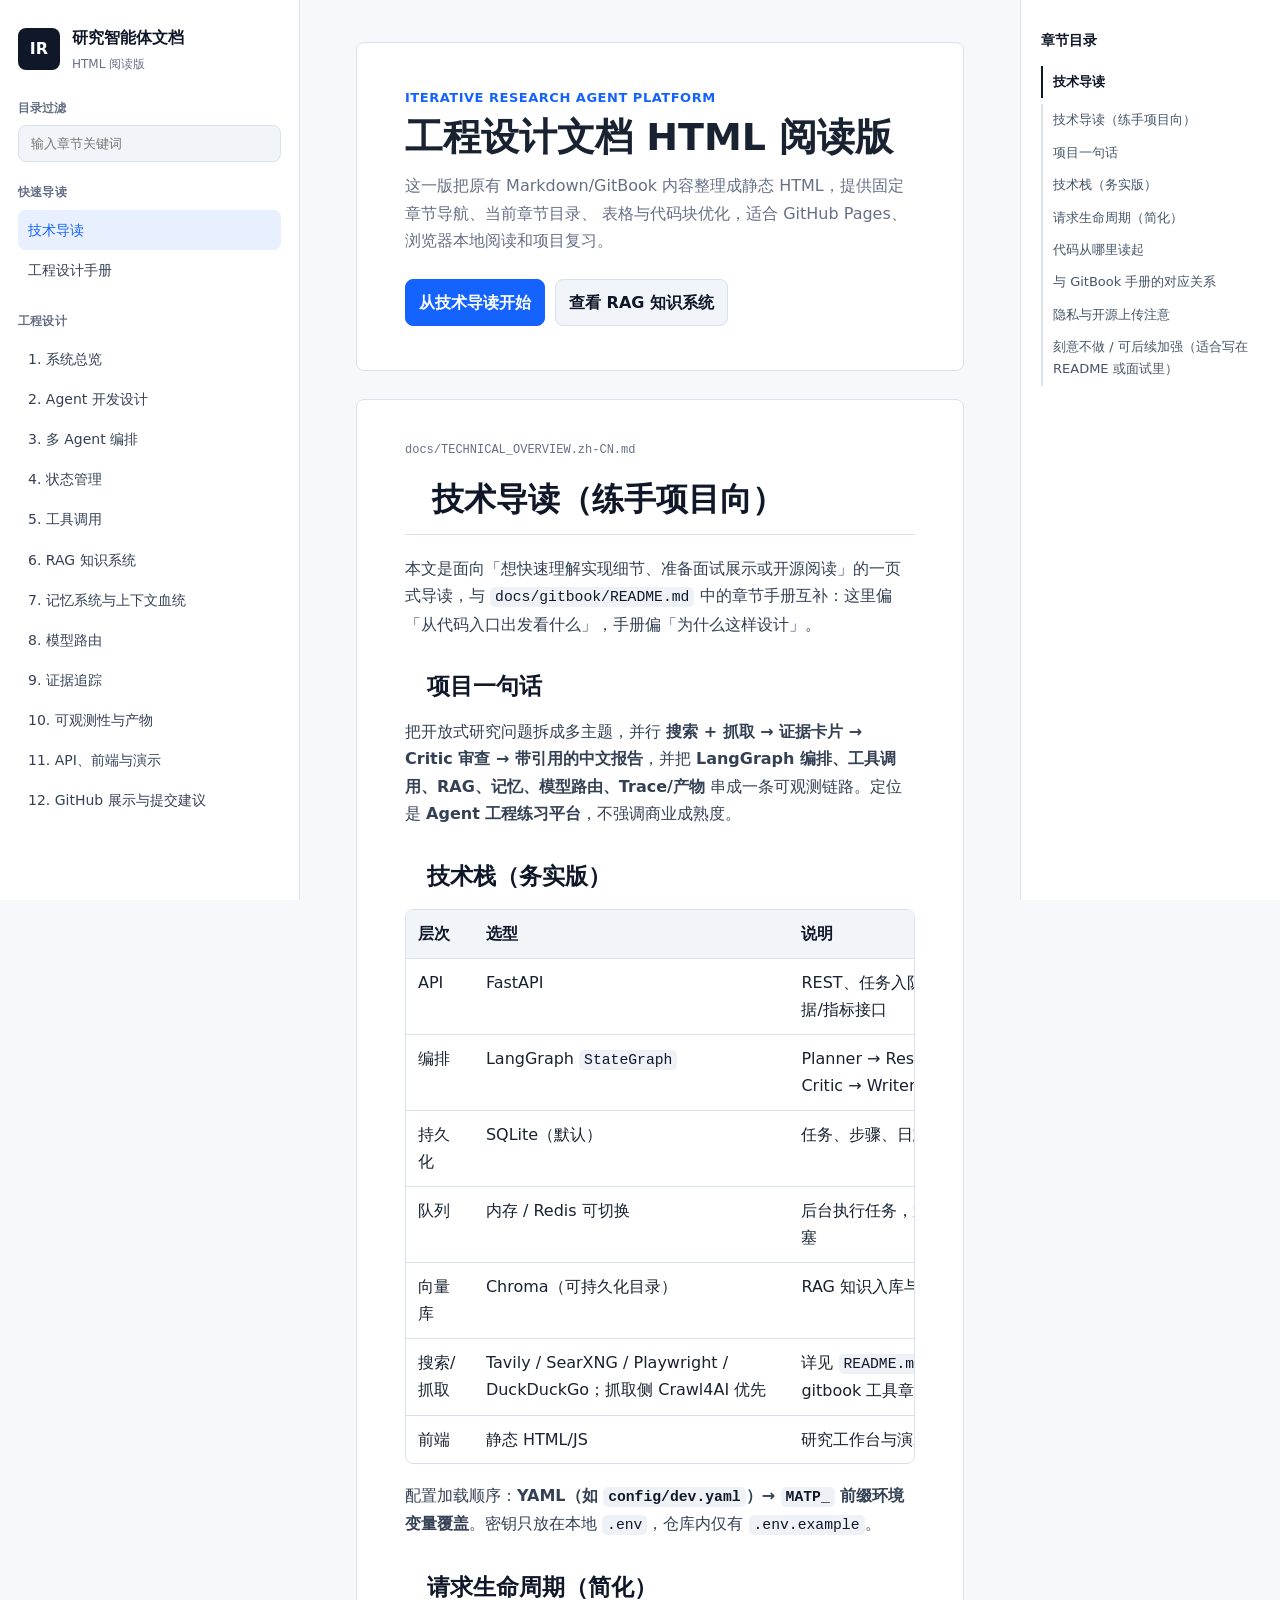
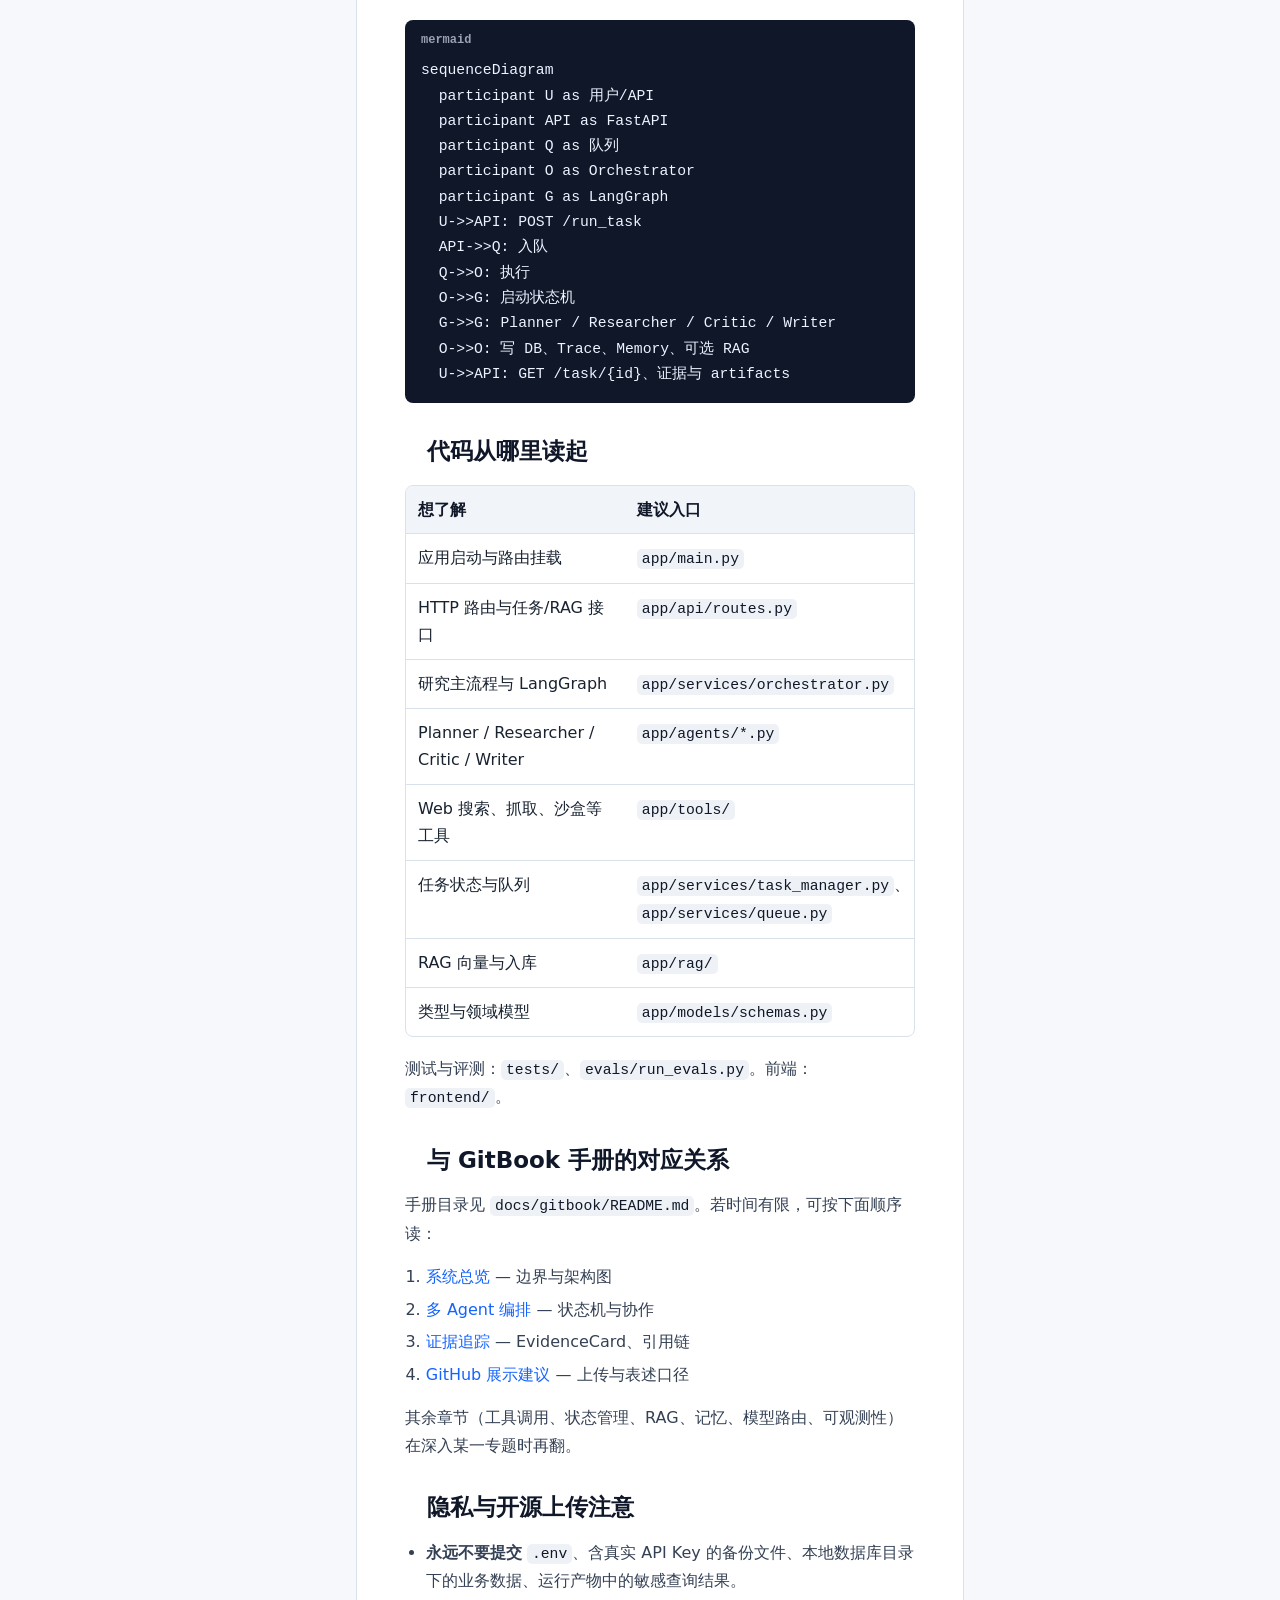
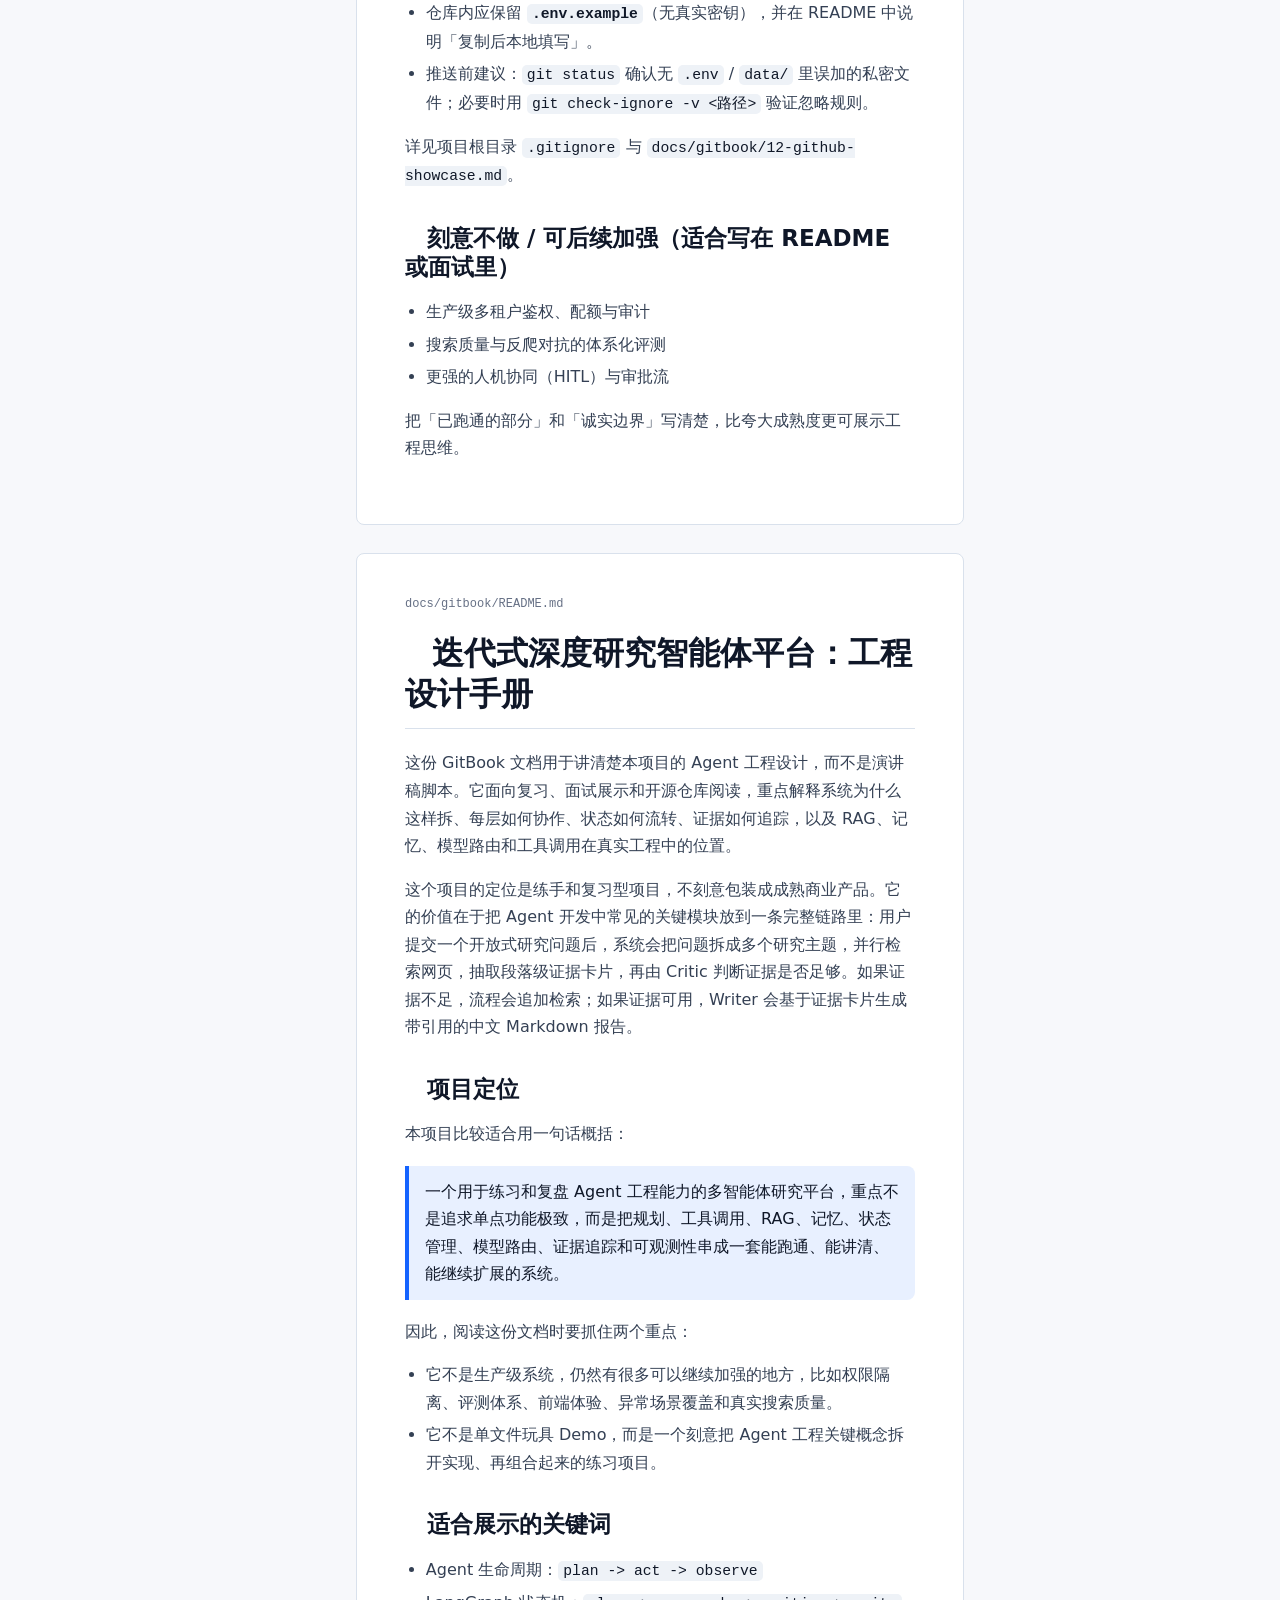
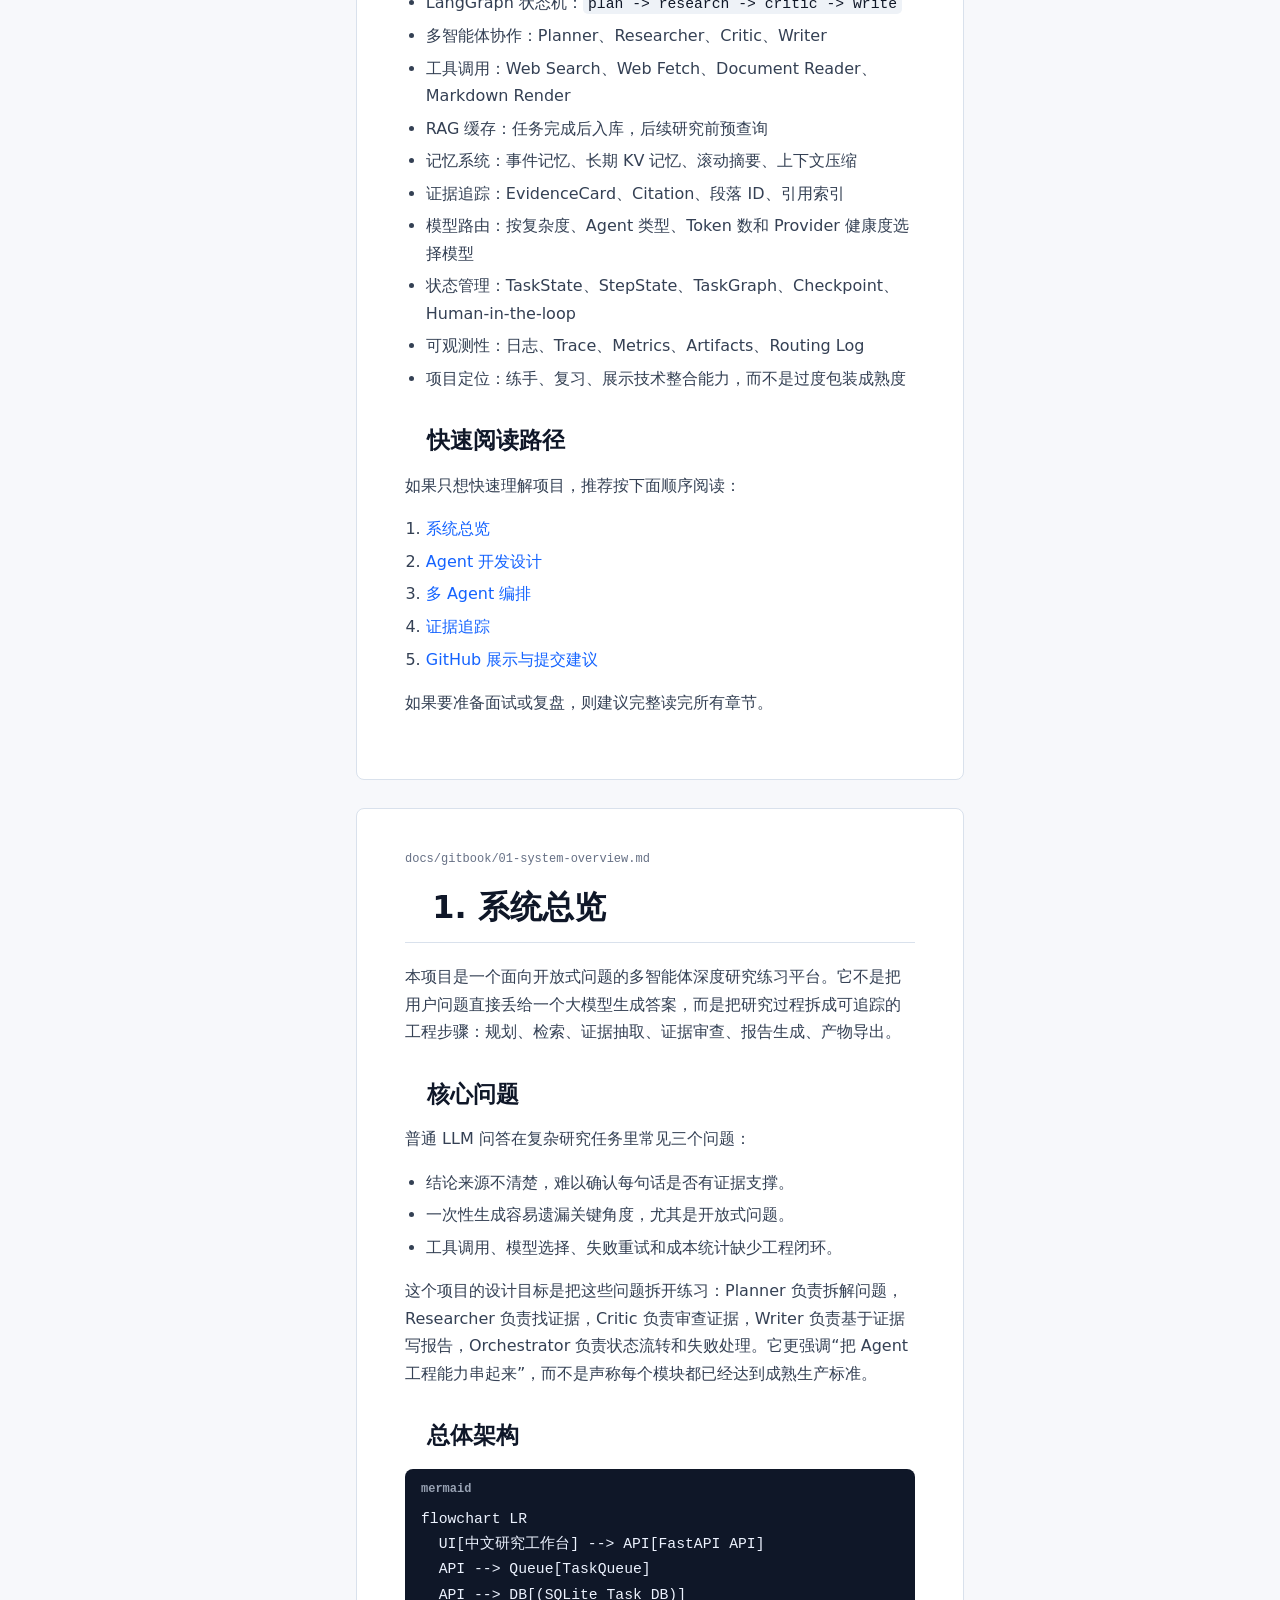
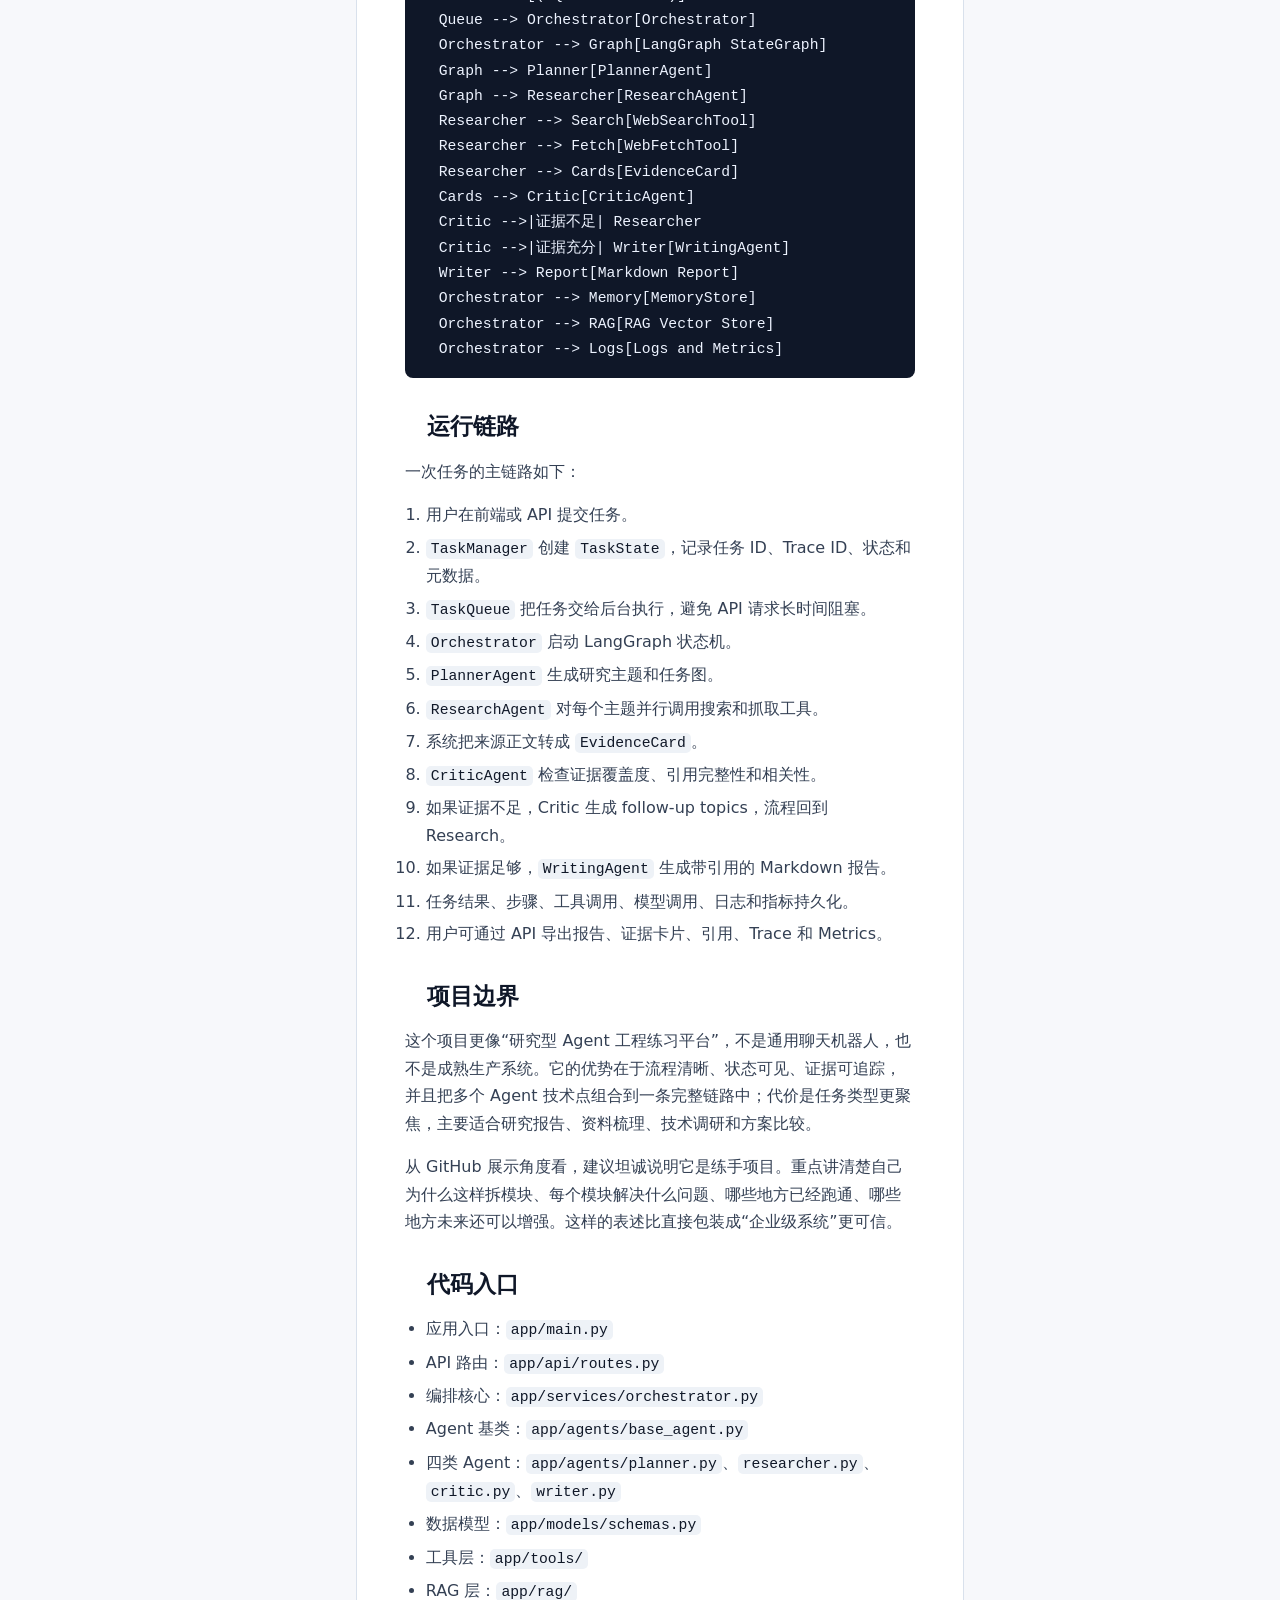
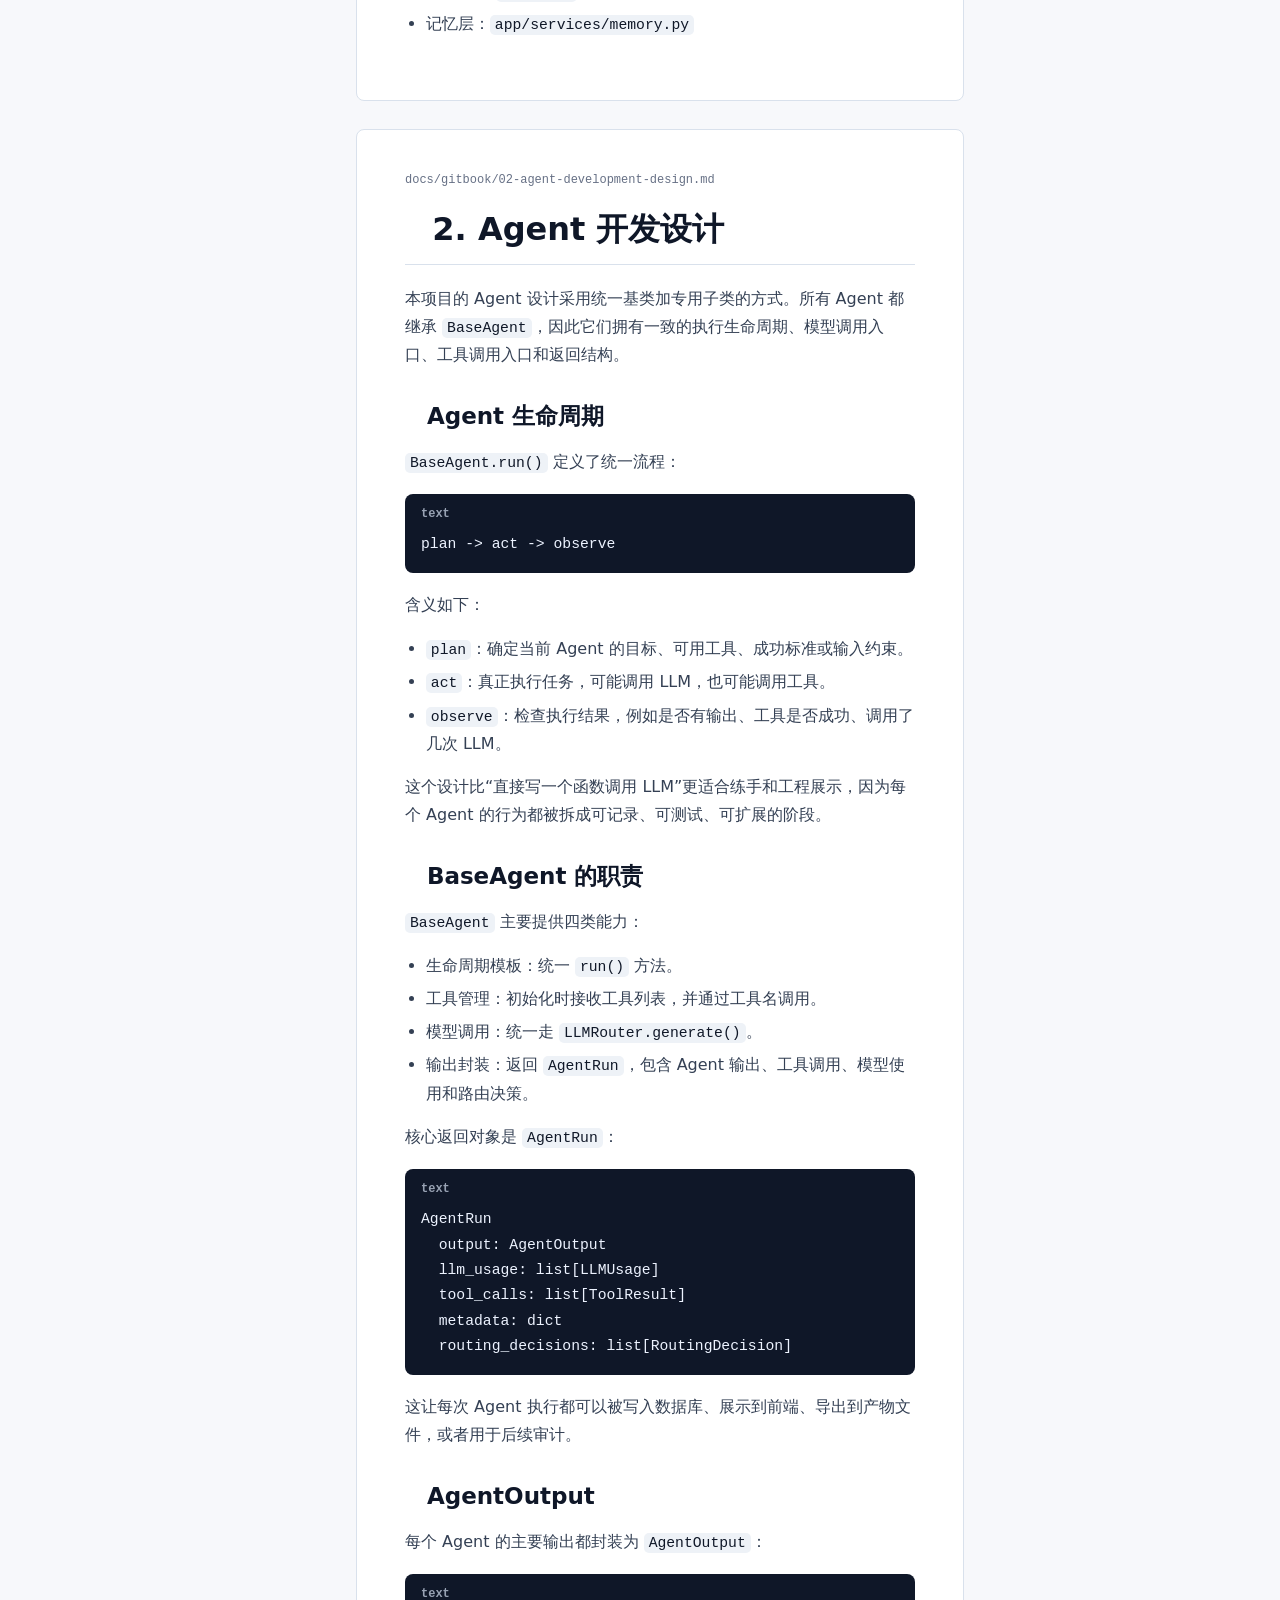
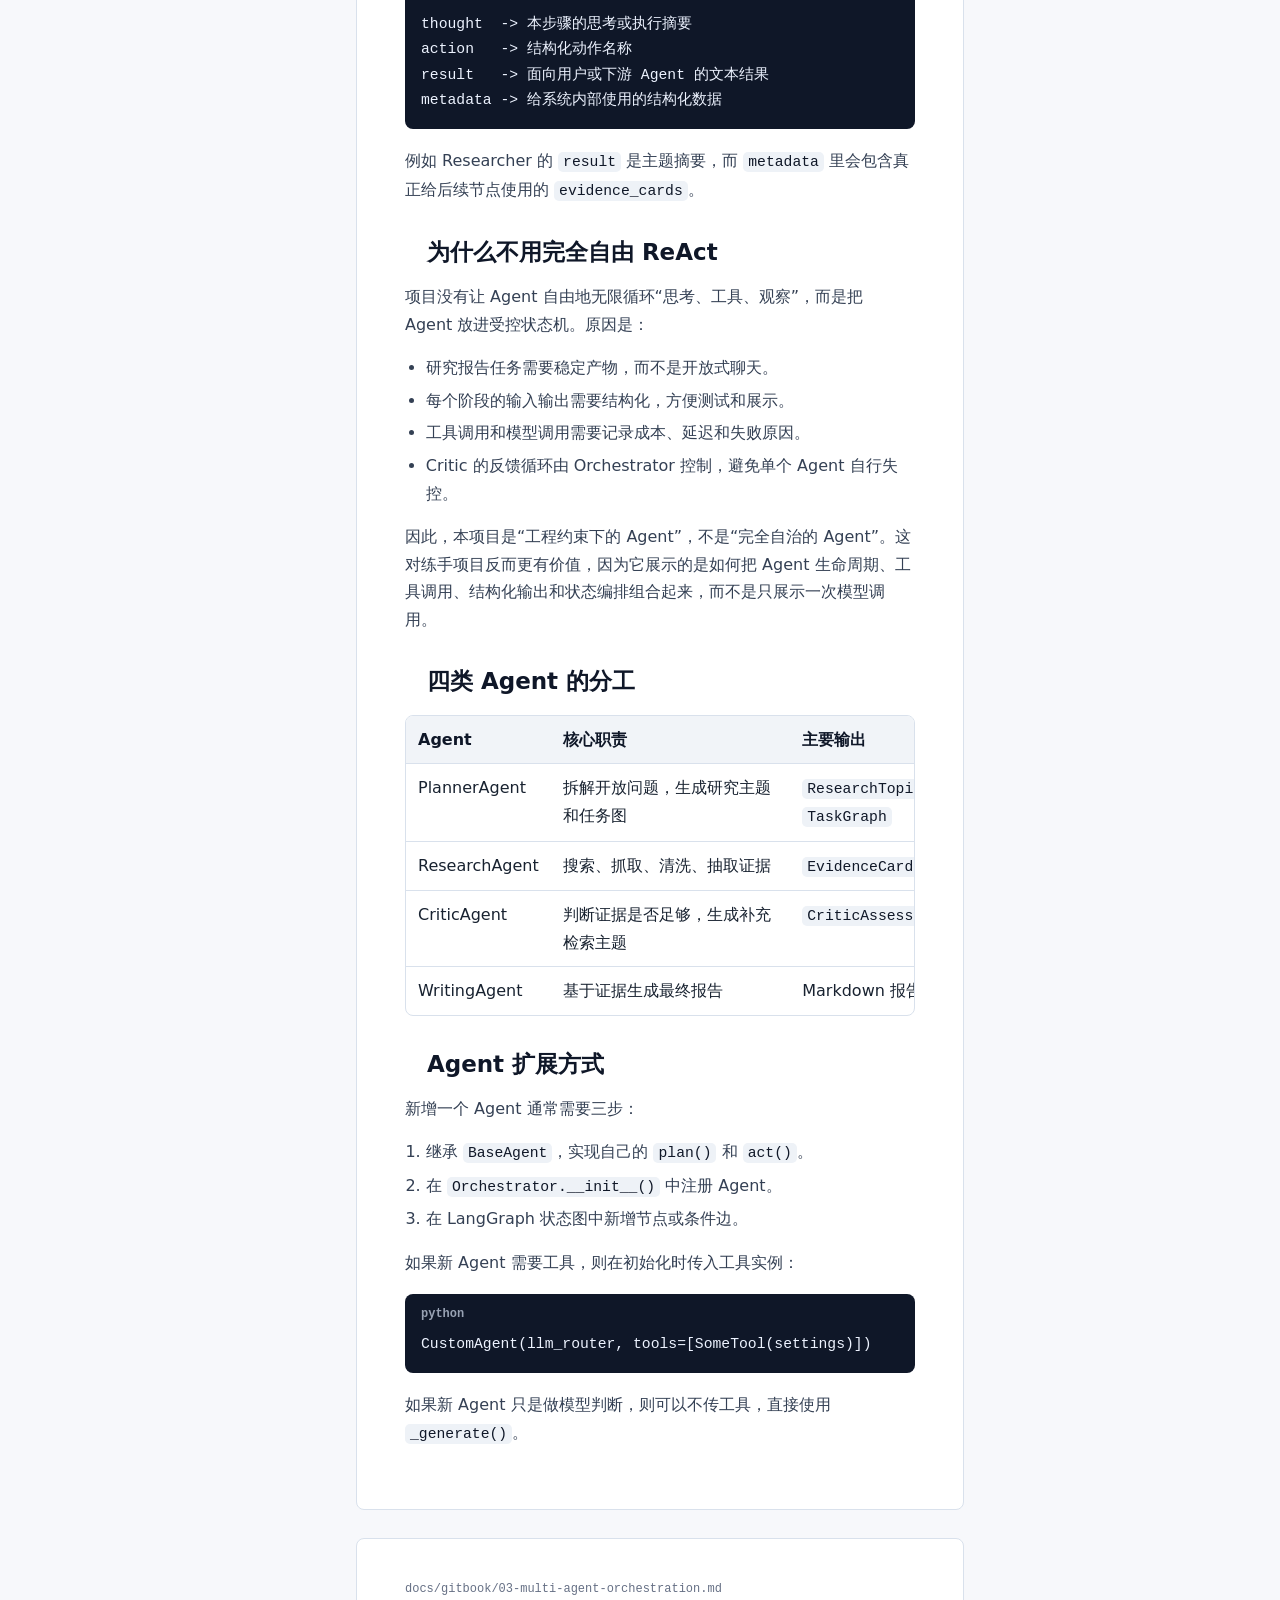
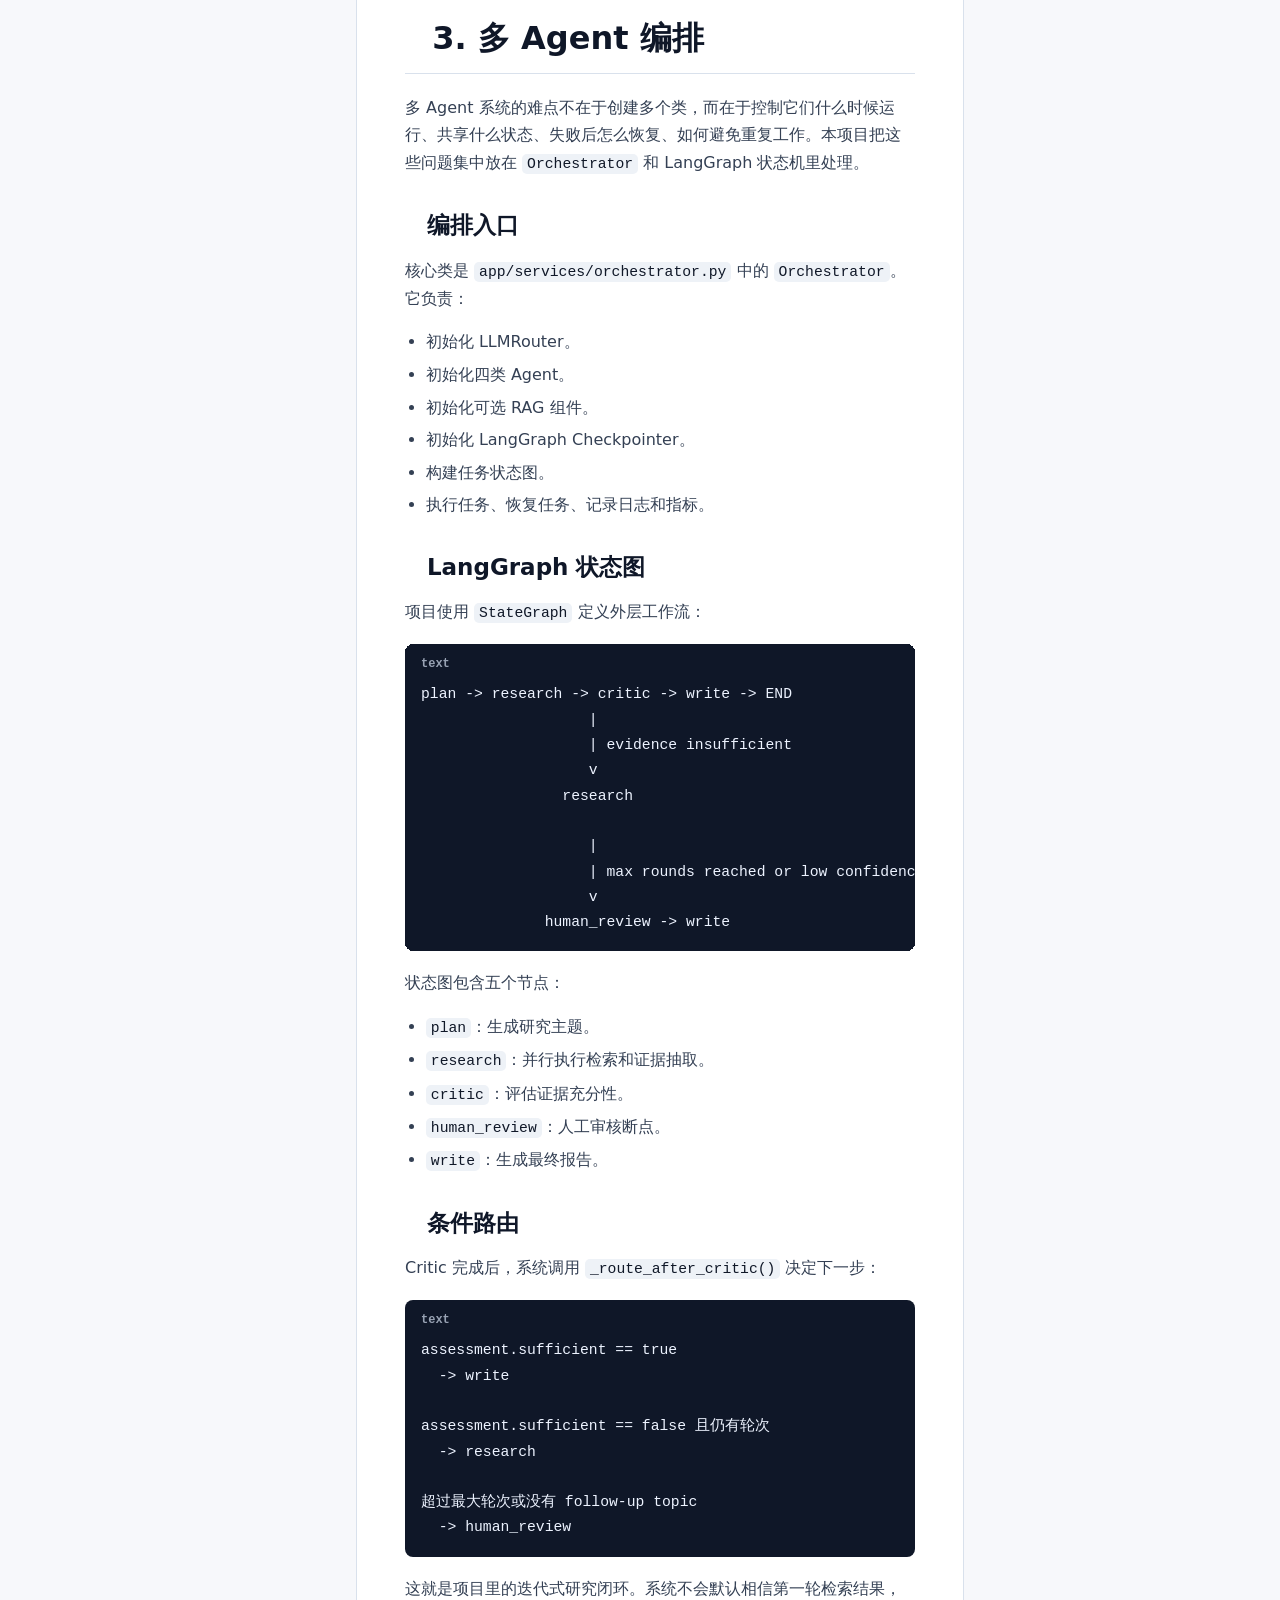
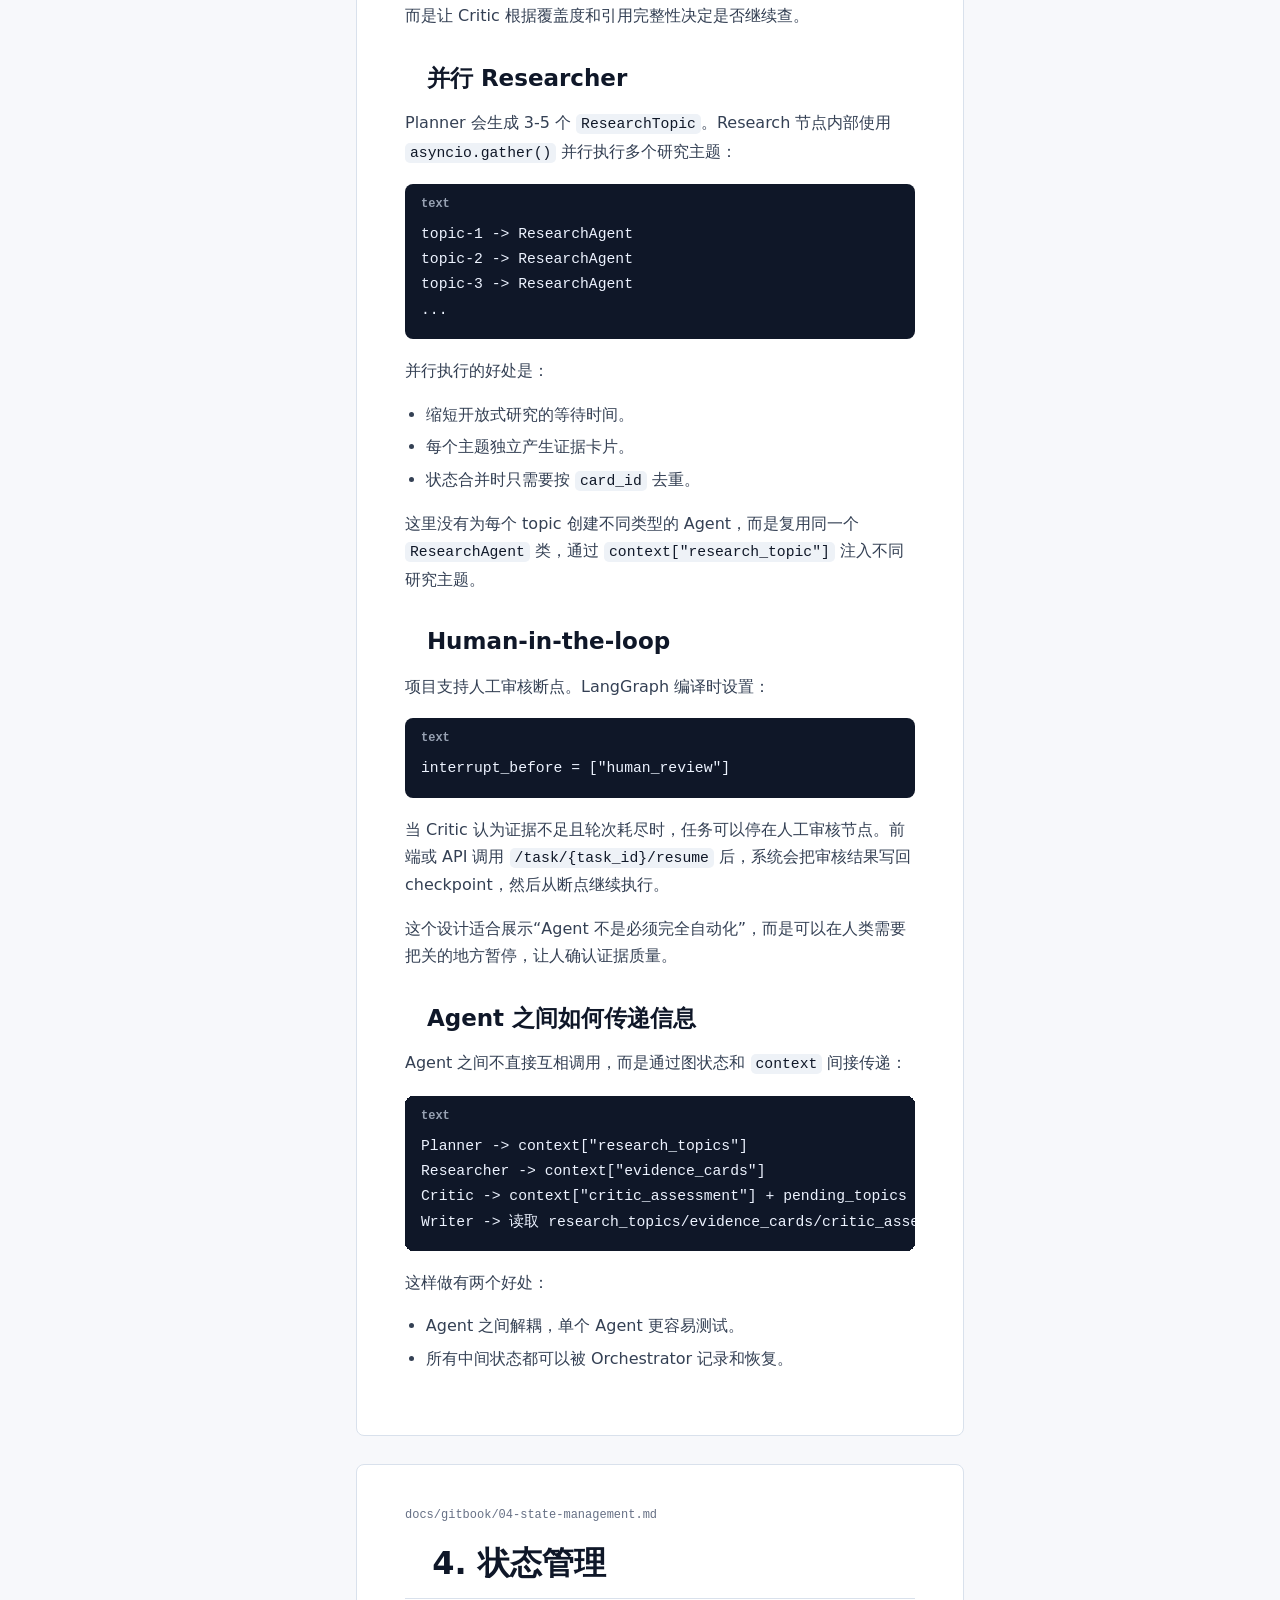
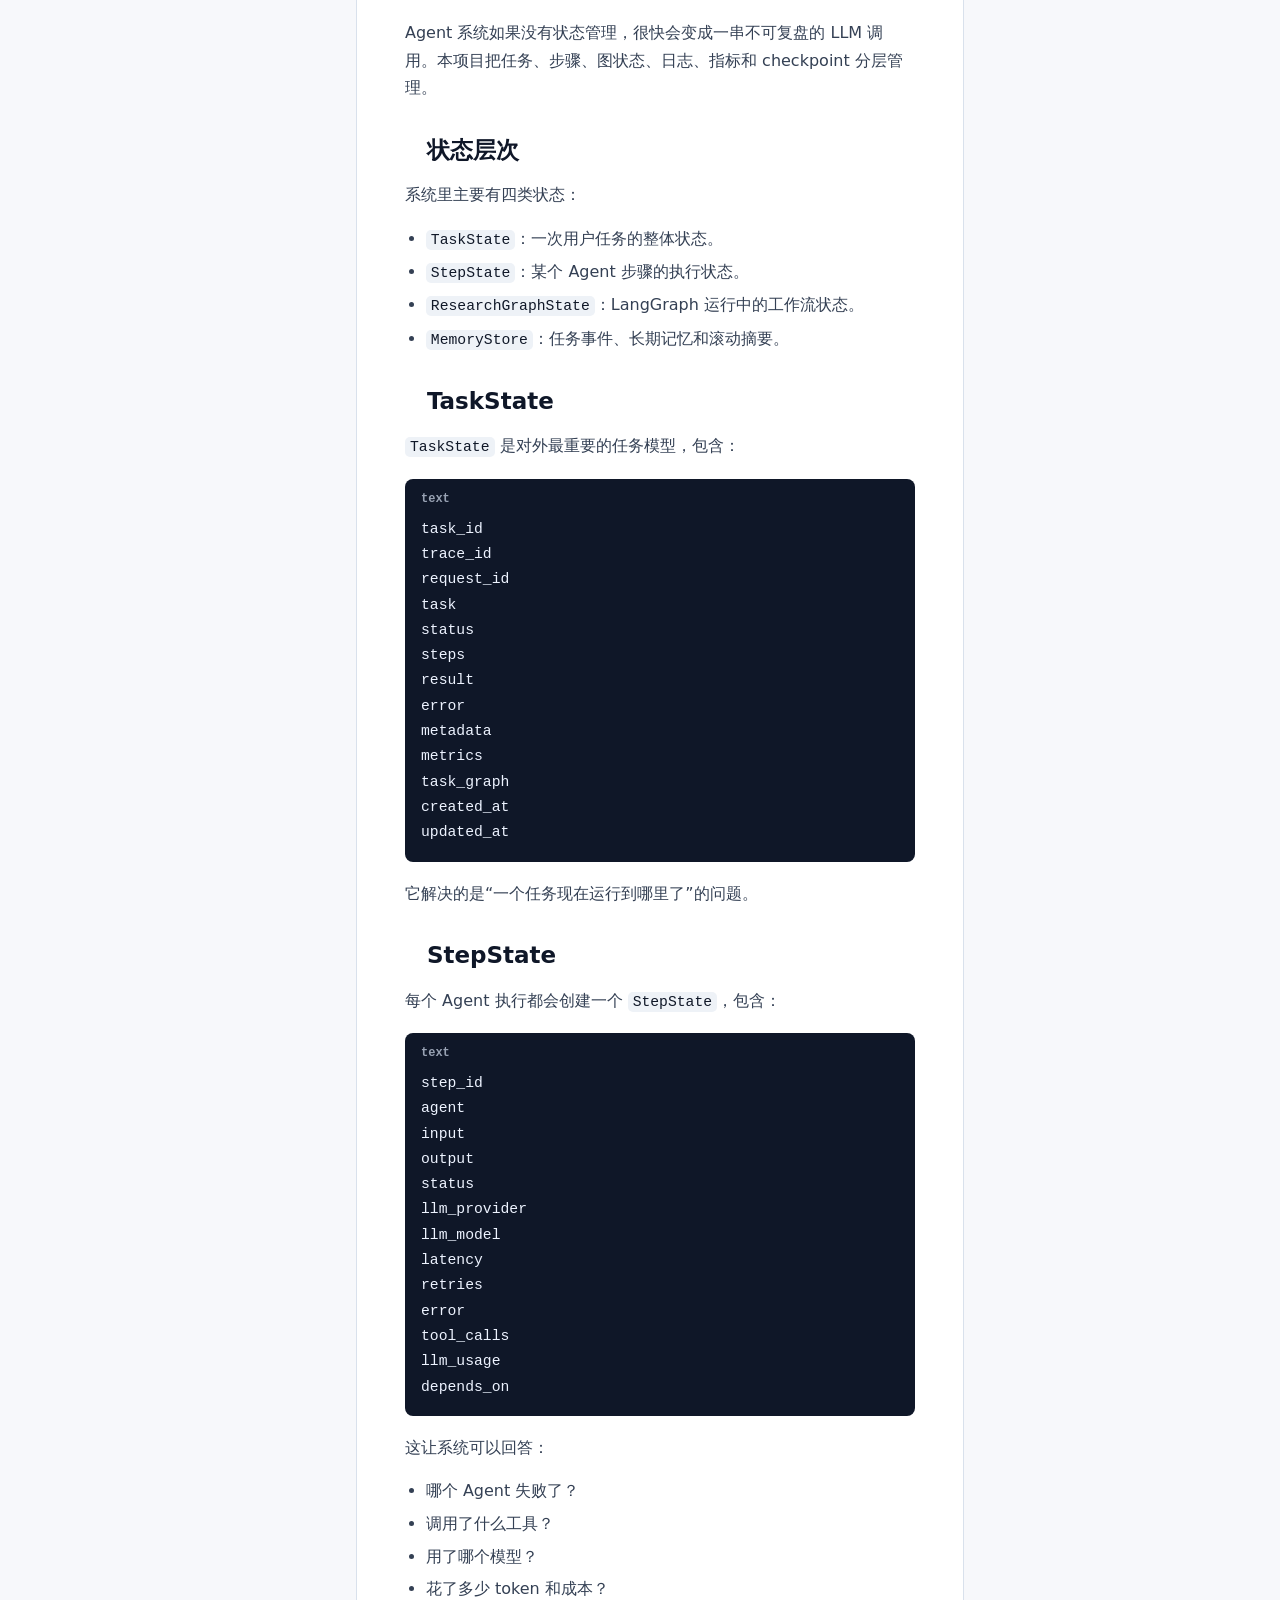
<file: docs/html/index.html>
<!doctype html>
<html lang="zh-CN">
  <head>
    <meta charset="UTF-8" />
    <meta name="viewport" content="width=device-width, initial-scale=1.0" />
    <title>迭代式研究智能体平台 | HTML 文档</title>
    <link rel="stylesheet" href="./style.css" />
  </head>
  <body>
    <div class="layout">
      <aside class="sidebar">
        <a class="brand" href="#top">
          <span class="brand-mark">IR</span>
          <span>
            <strong>研究智能体文档</strong>
            <small>HTML 阅读版</small>
          </span>
        </a>
        <label class="search-label" for="navSearch">目录过滤</label>
        <input id="navSearch" class="nav-search" type="search" placeholder="输入章节关键词" />
        <nav class="sidebar-nav" aria-label="文档章节">
<div class="nav-group"><div class="nav-group-title">快速导读</div>
<a href="#技术导读" data-doc-link="技术导读">技术导读</a>
<a href="#工程设计手册" data-doc-link="工程设计手册">工程设计手册</a>
</div>
<div class="nav-group"><div class="nav-group-title">工程设计</div>
<a href="#1-系统总览" data-doc-link="1-系统总览">1. 系统总览</a>
<a href="#2-agent-开发设计" data-doc-link="2-agent-开发设计">2. Agent 开发设计</a>
<a href="#3-多-agent-编排" data-doc-link="3-多-agent-编排">3. 多 Agent 编排</a>
<a href="#4-状态管理" data-doc-link="4-状态管理">4. 状态管理</a>
<a href="#5-工具调用" data-doc-link="5-工具调用">5. 工具调用</a>
<a href="#6-rag-知识系统" data-doc-link="6-rag-知识系统">6. RAG 知识系统</a>
<a href="#7-记忆系统与上下文血统" data-doc-link="7-记忆系统与上下文血统">7. 记忆系统与上下文血统</a>
<a href="#8-模型路由" data-doc-link="8-模型路由">8. 模型路由</a>
<a href="#9-证据追踪" data-doc-link="9-证据追踪">9. 证据追踪</a>
<a href="#10-可观测性与产物" data-doc-link="10-可观测性与产物">10. 可观测性与产物</a>
<a href="#11-api-前端与演示" data-doc-link="11-api-前端与演示">11. API、前端与演示</a>
<a href="#12-github-展示与提交建议" data-doc-link="12-github-展示与提交建议">12. GitHub 展示与提交建议</a>
</div>
</nav>
      </aside>
      <main class="content" id="top">
        <header class="hero">
          <p class="eyebrow">Iterative Research Agent Platform</p>
          <h1>工程设计文档 HTML 阅读版</h1>
          <p>
            这一版把原有 Markdown/GitBook 内容整理成静态 HTML，提供固定章节导航、当前章节目录、
            表格与代码块优化，适合 GitHub Pages、浏览器本地阅读和项目复习。
          </p>
          <div class="hero-actions">
            <a href="#技术导读">从技术导读开始</a>
            <a href="#6-rag-知识系统">查看 RAG 知识系统</a>
          </div>
        </header>
        <article class="doc-section" id="技术导读" data-title="技术导读"><div class="source-path">docs/TECHNICAL_OVERVIEW.zh-CN.md</div>
<h1 id="技术导读-练手项目向"><a class="anchor" href="#技术导读-练手项目向" aria-label="章节链接">#</a>技术导读（练手项目向）</h1>
<p>本文是面向「想快速理解实现细节、准备面试展示或开源阅读」的一页式导读，与 <a href="#工程设计手册"><code>docs/gitbook/README.md</code></a> 中的章节手册互补：这里偏「从代码入口出发看什么」，手册偏「为什么这样设计」。</p>
<h2 id="项目一句话"><a class="anchor" href="#项目一句话" aria-label="章节链接">#</a>项目一句话</h2>
<p>把开放式研究问题拆成多主题，并行 <strong>搜索 + 抓取 → 证据卡片 → Critic 审查 → 带引用的中文报告</strong>，并把 <strong>LangGraph 编排、工具调用、RAG、记忆、模型路由、Trace/产物</strong> 串成一条可观测链路。定位是 <strong>Agent 工程练习平台</strong>，不强调商业成熟度。</p>
<h2 id="技术栈-务实版"><a class="anchor" href="#技术栈-务实版" aria-label="章节链接">#</a>技术栈（务实版）</h2>
<div class="table-wrap"><table><thead><tr><th>层次</th><th>选型</th><th>说明</th></tr></thead><tbody><tr><td>API</td><td>FastAPI</td><td>REST、任务入队、RAG/证据/指标接口</td></tr><tr><td>编排</td><td>LangGraph <code>StateGraph</code></td><td>Planner → Researcher ↔ Critic → Writer 条件分支</td></tr><tr><td>持久化</td><td>SQLite（默认）</td><td>任务、步骤、日志、图状态等</td></tr><tr><td>队列</td><td>内存 / Redis 可切换</td><td>后台执行任务，避免长请求阻塞</td></tr><tr><td>向量库</td><td>Chroma（可持久化目录）</td><td>RAG 知识入库与检索</td></tr><tr><td>搜索/抓取</td><td>Tavily / SearXNG / Playwright / DuckDuckGo；抓取侧 Crawl4AI 优先</td><td>详见 <a href="../../README.md"><code>README.md</code></a> 与 gitbook 工具章节</td></tr><tr><td>前端</td><td>静态 HTML/JS</td><td>研究工作台与演示</td></tr></tbody></table></div>
<p>配置加载顺序：<strong>YAML（如 <code>config/dev.yaml</code>）→ <code>MATP_</code> 前缀环境变量覆盖</strong>。密钥只放在本地 <code>.env</code>，仓库内仅有 <a href="../../.env.example"><code>.env.example</code></a>。</p>
<h2 id="请求生命周期-简化"><a class="anchor" href="#请求生命周期-简化" aria-label="章节链接">#</a>请求生命周期（简化）</h2>
<pre class="code-block" data-lang="mermaid"><code>sequenceDiagram
  participant U as 用户/API
  participant API as FastAPI
  participant Q as 队列
  participant O as Orchestrator
  participant G as LangGraph
  U-&gt;&gt;API: POST /run_task
  API-&gt;&gt;Q: 入队
  Q-&gt;&gt;O: 执行
  O-&gt;&gt;G: 启动状态机
  G-&gt;&gt;G: Planner / Researcher / Critic / Writer
  O-&gt;&gt;O: 写 DB、Trace、Memory、可选 RAG
  U-&gt;&gt;API: GET /task/{id}、证据与 artifacts</code></pre>
<h2 id="代码从哪里读起"><a class="anchor" href="#代码从哪里读起" aria-label="章节链接">#</a>代码从哪里读起</h2>
<div class="table-wrap"><table><thead><tr><th>想了解</th><th>建议入口</th></tr></thead><tbody><tr><td>应用启动与路由挂载</td><td><code>app/main.py</code></td></tr><tr><td>HTTP 路由与任务/RAG 接口</td><td><code>app/api/routes.py</code></td></tr><tr><td>研究主流程与 LangGraph</td><td><code>app/services/orchestrator.py</code></td></tr><tr><td>Planner / Researcher / Critic / Writer</td><td><code>app/agents/*.py</code></td></tr><tr><td>Web 搜索、抓取、沙盒等工具</td><td><code>app/tools/</code></td></tr><tr><td>任务状态与队列</td><td><code>app/services/task_manager.py</code>、<code>app/services/queue.py</code></td></tr><tr><td>RAG 向量与入库</td><td><code>app/rag/</code></td></tr><tr><td>类型与领域模型</td><td><code>app/models/schemas.py</code></td></tr></tbody></table></div>
<p>测试与评测：<code>tests/</code>、<code>evals/run_evals.py</code>。前端：<code>frontend/</code>。</p>
<h2 id="与-gitbook-手册的对应关系"><a class="anchor" href="#与-gitbook-手册的对应关系" aria-label="章节链接">#</a>与 GitBook 手册的对应关系</h2>
<p>手册目录见 <a href="#工程设计手册"><code>docs/gitbook/README.md</code></a>。若时间有限，可按下面顺序读：</p>
<ol>
<li><a href="#1-系统总览">系统总览</a> — 边界与架构图  </li>
<li><a href="#3-多-agent-编排">多 Agent 编排</a> — 状态机与协作  </li>
<li><a href="#9-证据追踪">证据追踪</a> — EvidenceCard、引用链  </li>
<li><a href="#12-github-展示与提交建议">GitHub 展示建议</a> — 上传与表述口径  </li>
</ol>
<p>其余章节（工具调用、状态管理、RAG、记忆、模型路由、可观测性）在深入某一专题时再翻。</p>
<h2 id="隐私与开源上传注意"><a class="anchor" href="#隐私与开源上传注意" aria-label="章节链接">#</a>隐私与开源上传注意</h2>
<ul>
<li><strong>永远不要提交</strong> <code>.env</code>、含真实 API Key 的备份文件、本地数据库目录下的业务数据、运行产物中的敏感查询结果。  </li>
<li>仓库内应保留 <strong><code>.env.example</code></strong>（无真实密钥），并在 README 中说明「复制后本地填写」。  </li>
<li>推送前建议：<code>git status</code> 确认无 <code>.env</code> / <code>data/</code> 里误加的私密文件；必要时用 <code>git check-ignore -v &lt;路径&gt;</code> 验证忽略规则。</li>
</ul>
<p>详见项目根目录 <code>.gitignore</code> 与 <a href="#12-github-展示与提交建议"><code>docs/gitbook/12-github-showcase.md</code></a>。</p>
<h2 id="刻意不做-可后续加强-适合写在-readme-或面试里"><a class="anchor" href="#刻意不做-可后续加强-适合写在-readme-或面试里" aria-label="章节链接">#</a>刻意不做 / 可后续加强（适合写在 README 或面试里）</h2>
<ul>
<li>生产级多租户鉴权、配额与审计  </li>
<li>搜索质量与反爬对抗的体系化评测  </li>
<li>更强的人机协同（HITL）与审批流  </li>
</ul>
<p>把「已跑通的部分」和「诚实边界」写清楚，比夸大成熟度更可展示工程思维。</p>
</article><article class="doc-section" id="工程设计手册" data-title="工程设计手册"><div class="source-path">docs/gitbook/README.md</div>
<h1 id="迭代式深度研究智能体平台-工程设计手册"><a class="anchor" href="#迭代式深度研究智能体平台-工程设计手册" aria-label="章节链接">#</a>迭代式深度研究智能体平台：工程设计手册</h1>
<p>这份 GitBook 文档用于讲清楚本项目的 Agent 工程设计，而不是演讲稿脚本。它面向复习、面试展示和开源仓库阅读，重点解释系统为什么这样拆、每层如何协作、状态如何流转、证据如何追踪，以及 RAG、记忆、模型路由和工具调用在真实工程中的位置。</p>
<p>这个项目的定位是练手和复习型项目，不刻意包装成成熟商业产品。它的价值在于把 Agent 开发中常见的关键模块放到一条完整链路里：用户提交一个开放式研究问题后，系统会把问题拆成多个研究主题，并行检索网页，抽取段落级证据卡片，再由 Critic 判断证据是否足够。如果证据不足，流程会追加检索；如果证据可用，Writer 会基于证据卡片生成带引用的中文 Markdown 报告。</p>
<h2 id="项目定位"><a class="anchor" href="#项目定位" aria-label="章节链接">#</a>项目定位</h2>
<p>本项目比较适合用一句话概括：</p>
<blockquote>一个用于练习和复盘 Agent 工程能力的多智能体研究平台，重点不是追求单点功能极致，而是把规划、工具调用、RAG、记忆、状态管理、模型路由、证据追踪和可观测性串成一套能跑通、能讲清、能继续扩展的系统。</blockquote>
<p>因此，阅读这份文档时要抓住两个重点：</p>
<ul>
<li>它不是生产级系统，仍然有很多可以继续加强的地方，比如权限隔离、评测体系、前端体验、异常场景覆盖和真实搜索质量。</li>
<li>它不是单文件玩具 Demo，而是一个刻意把 Agent 工程关键概念拆开实现、再组合起来的练习项目。</li>
</ul>
<h2 id="适合展示的关键词"><a class="anchor" href="#适合展示的关键词" aria-label="章节链接">#</a>适合展示的关键词</h2>
<ul>
<li>Agent 生命周期：<code>plan -&gt; act -&gt; observe</code></li>
<li>LangGraph 状态机：<code>plan -&gt; research -&gt; critic -&gt; write</code></li>
<li>多智能体协作：Planner、Researcher、Critic、Writer</li>
<li>工具调用：Web Search、Web Fetch、Document Reader、Markdown Render</li>
<li>RAG 缓存：任务完成后入库，后续研究前预查询</li>
<li>记忆系统：事件记忆、长期 KV 记忆、滚动摘要、上下文压缩</li>
<li>证据追踪：EvidenceCard、Citation、段落 ID、引用索引</li>
<li>模型路由：按复杂度、Agent 类型、Token 数和 Provider 健康度选择模型</li>
<li>状态管理：TaskState、StepState、TaskGraph、Checkpoint、Human-in-the-loop</li>
<li>可观测性：日志、Trace、Metrics、Artifacts、Routing Log</li>
<li>项目定位：练手、复习、展示技术整合能力，而不是过度包装成熟度</li>
</ul>
<h2 id="快速阅读路径"><a class="anchor" href="#快速阅读路径" aria-label="章节链接">#</a>快速阅读路径</h2>
<p>如果只想快速理解项目，推荐按下面顺序阅读：</p>
<ol>
<li><a href="#1-系统总览">系统总览</a></li>
<li><a href="#2-agent-开发设计">Agent 开发设计</a></li>
<li><a href="#3-多-agent-编排">多 Agent 编排</a></li>
<li><a href="#9-证据追踪">证据追踪</a></li>
<li><a href="#12-github-展示与提交建议">GitHub 展示与提交建议</a></li>
</ol>
<p>如果要准备面试或复盘，则建议完整读完所有章节。</p>
</article><article class="doc-section" id="1-系统总览" data-title="1. 系统总览"><div class="source-path">docs/gitbook/01-system-overview.md</div>
<h1 id="1-系统总览-2"><a class="anchor" href="#1-系统总览-2" aria-label="章节链接">#</a>1. 系统总览</h1>
<p>本项目是一个面向开放式问题的多智能体深度研究练习平台。它不是把用户问题直接丢给一个大模型生成答案，而是把研究过程拆成可追踪的工程步骤：规划、检索、证据抽取、证据审查、报告生成、产物导出。</p>
<h2 id="核心问题"><a class="anchor" href="#核心问题" aria-label="章节链接">#</a>核心问题</h2>
<p>普通 LLM 问答在复杂研究任务里常见三个问题：</p>
<ul>
<li>结论来源不清楚，难以确认每句话是否有证据支撑。</li>
<li>一次性生成容易遗漏关键角度，尤其是开放式问题。</li>
<li>工具调用、模型选择、失败重试和成本统计缺少工程闭环。</li>
</ul>
<p>这个项目的设计目标是把这些问题拆开练习：Planner 负责拆解问题，Researcher 负责找证据，Critic 负责审查证据，Writer 负责基于证据写报告，Orchestrator 负责状态流转和失败处理。它更强调“把 Agent 工程能力串起来”，而不是声称每个模块都已经达到成熟生产标准。</p>
<h2 id="总体架构"><a class="anchor" href="#总体架构" aria-label="章节链接">#</a>总体架构</h2>
<pre class="code-block" data-lang="mermaid"><code>flowchart LR
  UI[中文研究工作台] --&gt; API[FastAPI API]
  API --&gt; Queue[TaskQueue]
  API --&gt; DB[(SQLite Task DB)]
  Queue --&gt; Orchestrator[Orchestrator]
  Orchestrator --&gt; Graph[LangGraph StateGraph]
  Graph --&gt; Planner[PlannerAgent]
  Graph --&gt; Researcher[ResearchAgent]
  Researcher --&gt; Search[WebSearchTool]
  Researcher --&gt; Fetch[WebFetchTool]
  Researcher --&gt; Cards[EvidenceCard]
  Cards --&gt; Critic[CriticAgent]
  Critic --&gt;|证据不足| Researcher
  Critic --&gt;|证据充分| Writer[WritingAgent]
  Writer --&gt; Report[Markdown Report]
  Orchestrator --&gt; Memory[MemoryStore]
  Orchestrator --&gt; RAG[RAG Vector Store]
  Orchestrator --&gt; Logs[Logs and Metrics]</code></pre>
<h2 id="运行链路"><a class="anchor" href="#运行链路" aria-label="章节链接">#</a>运行链路</h2>
<p>一次任务的主链路如下：</p>
<ol>
<li>用户在前端或 API 提交任务。</li>
<li><code>TaskManager</code> 创建 <code>TaskState</code>，记录任务 ID、Trace ID、状态和元数据。</li>
<li><code>TaskQueue</code> 把任务交给后台执行，避免 API 请求长时间阻塞。</li>
<li><code>Orchestrator</code> 启动 LangGraph 状态机。</li>
<li><code>PlannerAgent</code> 生成研究主题和任务图。</li>
<li><code>ResearchAgent</code> 对每个主题并行调用搜索和抓取工具。</li>
<li>系统把来源正文转成 <code>EvidenceCard</code>。</li>
<li><code>CriticAgent</code> 检查证据覆盖度、引用完整性和相关性。</li>
<li>如果证据不足，Critic 生成 follow-up topics，流程回到 Research。</li>
<li>如果证据足够，<code>WritingAgent</code> 生成带引用的 Markdown 报告。</li>
<li>任务结果、步骤、工具调用、模型调用、日志和指标持久化。</li>
<li>用户可通过 API 导出报告、证据卡片、引用、Trace 和 Metrics。</li>
</ol>
<h2 id="项目边界"><a class="anchor" href="#项目边界" aria-label="章节链接">#</a>项目边界</h2>
<p>这个项目更像“研究型 Agent 工程练习平台”，不是通用聊天机器人，也不是成熟生产系统。它的优势在于流程清晰、状态可见、证据可追踪，并且把多个 Agent 技术点组合到一条完整链路中；代价是任务类型更聚焦，主要适合研究报告、资料梳理、技术调研和方案比较。</p>
<p>从 GitHub 展示角度看，建议坦诚说明它是练手项目。重点讲清楚自己为什么这样拆模块、每个模块解决什么问题、哪些地方已经跑通、哪些地方未来还可以增强。这样的表述比直接包装成“企业级系统”更可信。</p>
<h2 id="代码入口"><a class="anchor" href="#代码入口" aria-label="章节链接">#</a>代码入口</h2>
<ul>
<li>应用入口：<code>app/main.py</code></li>
<li>API 路由：<code>app/api/routes.py</code></li>
<li>编排核心：<code>app/services/orchestrator.py</code></li>
<li>Agent 基类：<code>app/agents/base_agent.py</code></li>
<li>四类 Agent：<code>app/agents/planner.py</code>、<code>researcher.py</code>、<code>critic.py</code>、<code>writer.py</code></li>
<li>数据模型：<code>app/models/schemas.py</code></li>
<li>工具层：<code>app/tools/</code></li>
<li>RAG 层：<code>app/rag/</code></li>
<li>记忆层：<code>app/services/memory.py</code></li>
</ul>
</article><article class="doc-section" id="2-agent-开发设计" data-title="2. Agent 开发设计"><div class="source-path">docs/gitbook/02-agent-development-design.md</div>
<h1 id="2-agent-开发设计-2"><a class="anchor" href="#2-agent-开发设计-2" aria-label="章节链接">#</a>2. Agent 开发设计</h1>
<p>本项目的 Agent 设计采用统一基类加专用子类的方式。所有 Agent 都继承 <code>BaseAgent</code>，因此它们拥有一致的执行生命周期、模型调用入口、工具调用入口和返回结构。</p>
<h2 id="agent-生命周期"><a class="anchor" href="#agent-生命周期" aria-label="章节链接">#</a>Agent 生命周期</h2>
<p><code>BaseAgent.run()</code> 定义了统一流程：</p>
<pre class="code-block" data-lang="text"><code>plan -&gt; act -&gt; observe</code></pre>
<p>含义如下：</p>
<ul>
<li><code>plan</code>：确定当前 Agent 的目标、可用工具、成功标准或输入约束。</li>
<li><code>act</code>：真正执行任务，可能调用 LLM，也可能调用工具。</li>
<li><code>observe</code>：检查执行结果，例如是否有输出、工具是否成功、调用了几次 LLM。</li>
</ul>
<p>这个设计比“直接写一个函数调用 LLM”更适合练手和工程展示，因为每个 Agent 的行为都被拆成可记录、可测试、可扩展的阶段。</p>
<h2 id="baseagent-的职责"><a class="anchor" href="#baseagent-的职责" aria-label="章节链接">#</a>BaseAgent 的职责</h2>
<p><code>BaseAgent</code> 主要提供四类能力：</p>
<ul>
<li>生命周期模板：统一 <code>run()</code> 方法。</li>
<li>工具管理：初始化时接收工具列表，并通过工具名调用。</li>
<li>模型调用：统一走 <code>LLMRouter.generate()</code>。</li>
<li>输出封装：返回 <code>AgentRun</code>，包含 Agent 输出、工具调用、模型使用和路由决策。</li>
</ul>
<p>核心返回对象是 <code>AgentRun</code>：</p>
<pre class="code-block" data-lang="text"><code>AgentRun
  output: AgentOutput
  llm_usage: list[LLMUsage]
  tool_calls: list[ToolResult]
  metadata: dict
  routing_decisions: list[RoutingDecision]</code></pre>
<p>这让每次 Agent 执行都可以被写入数据库、展示到前端、导出到产物文件，或者用于后续审计。</p>
<h2 id="agentoutput"><a class="anchor" href="#agentoutput" aria-label="章节链接">#</a>AgentOutput</h2>
<p>每个 Agent 的主要输出都封装为 <code>AgentOutput</code>：</p>
<pre class="code-block" data-lang="text"><code>thought  -&gt; 本步骤的思考或执行摘要
action   -&gt; 结构化动作名称
result   -&gt; 面向用户或下游 Agent 的文本结果
metadata -&gt; 给系统内部使用的结构化数据</code></pre>
<p>例如 Researcher 的 <code>result</code> 是主题摘要，而 <code>metadata</code> 里会包含真正给后续节点使用的 <code>evidence_cards</code>。</p>
<h2 id="为什么不用完全自由-react"><a class="anchor" href="#为什么不用完全自由-react" aria-label="章节链接">#</a>为什么不用完全自由 ReAct</h2>
<p>项目没有让 Agent 自由地无限循环“思考、工具、观察”，而是把 Agent 放进受控状态机。原因是：</p>
<ul>
<li>研究报告任务需要稳定产物，而不是开放式聊天。</li>
<li>每个阶段的输入输出需要结构化，方便测试和展示。</li>
<li>工具调用和模型调用需要记录成本、延迟和失败原因。</li>
<li>Critic 的反馈循环由 Orchestrator 控制，避免单个 Agent 自行失控。</li>
</ul>
<p>因此，本项目是“工程约束下的 Agent”，不是“完全自治的 Agent”。这对练手项目反而更有价值，因为它展示的是如何把 Agent 生命周期、工具调用、结构化输出和状态编排组合起来，而不是只展示一次模型调用。</p>
<h2 id="四类-agent-的分工"><a class="anchor" href="#四类-agent-的分工" aria-label="章节链接">#</a>四类 Agent 的分工</h2>
<div class="table-wrap"><table><thead><tr><th>Agent</th><th>核心职责</th><th>主要输出</th></tr></thead><tbody><tr><td>PlannerAgent</td><td>拆解开放问题，生成研究主题和任务图</td><td><code>ResearchTopic</code>、<code>TaskGraph</code></td></tr><tr><td>ResearchAgent</td><td>搜索、抓取、清洗、抽取证据</td><td><code>EvidenceCard</code></td></tr><tr><td>CriticAgent</td><td>判断证据是否足够，生成补充检索主题</td><td><code>CriticAssessment</code></td></tr><tr><td>WritingAgent</td><td>基于证据生成最终报告</td><td>Markdown 报告</td></tr></tbody></table></div>
<h2 id="agent-扩展方式"><a class="anchor" href="#agent-扩展方式" aria-label="章节链接">#</a>Agent 扩展方式</h2>
<p>新增一个 Agent 通常需要三步：</p>
<ol>
<li>继承 <code>BaseAgent</code>，实现自己的 <code>plan()</code> 和 <code>act()</code>。</li>
<li>在 <code>Orchestrator.__init__()</code> 中注册 Agent。</li>
<li>在 LangGraph 状态图中新增节点或条件边。</li>
</ol>
<p>如果新 Agent 需要工具，则在初始化时传入工具实例：</p>
<pre class="code-block" data-lang="python"><code>CustomAgent(llm_router, tools=[SomeTool(settings)])</code></pre>
<p>如果新 Agent 只是做模型判断，则可以不传工具，直接使用 <code>_generate()</code>。</p>
</article><article class="doc-section" id="3-多-agent-编排" data-title="3. 多 Agent 编排"><div class="source-path">docs/gitbook/03-multi-agent-orchestration.md</div>
<h1 id="3-多-agent-编排-2"><a class="anchor" href="#3-多-agent-编排-2" aria-label="章节链接">#</a>3. 多 Agent 编排</h1>
<p>多 Agent 系统的难点不在于创建多个类，而在于控制它们什么时候运行、共享什么状态、失败后怎么恢复、如何避免重复工作。本项目把这些问题集中放在 <code>Orchestrator</code> 和 LangGraph 状态机里处理。</p>
<h2 id="编排入口"><a class="anchor" href="#编排入口" aria-label="章节链接">#</a>编排入口</h2>
<p>核心类是 <code>app/services/orchestrator.py</code> 中的 <code>Orchestrator</code>。它负责：</p>
<ul>
<li>初始化 LLMRouter。</li>
<li>初始化四类 Agent。</li>
<li>初始化可选 RAG 组件。</li>
<li>初始化 LangGraph Checkpointer。</li>
<li>构建任务状态图。</li>
<li>执行任务、恢复任务、记录日志和指标。</li>
</ul>
<h2 id="langgraph-状态图"><a class="anchor" href="#langgraph-状态图" aria-label="章节链接">#</a>LangGraph 状态图</h2>
<p>项目使用 <code>StateGraph</code> 定义外层工作流：</p>
<pre class="code-block" data-lang="text"><code>plan -&gt; research -&gt; critic -&gt; write -&gt; END
                   |
                   | evidence insufficient
                   v
                research

                   |
                   | max rounds reached or low confidence
                   v
              human_review -&gt; write</code></pre>
<p>状态图包含五个节点：</p>
<ul>
<li><code>plan</code>：生成研究主题。</li>
<li><code>research</code>：并行执行检索和证据抽取。</li>
<li><code>critic</code>：评估证据充分性。</li>
<li><code>human_review</code>：人工审核断点。</li>
<li><code>write</code>：生成最终报告。</li>
</ul>
<h2 id="条件路由"><a class="anchor" href="#条件路由" aria-label="章节链接">#</a>条件路由</h2>
<p>Critic 完成后，系统调用 <code>_route_after_critic()</code> 决定下一步：</p>
<pre class="code-block" data-lang="text"><code>assessment.sufficient == true
  -&gt; write

assessment.sufficient == false 且仍有轮次
  -&gt; research

超过最大轮次或没有 follow-up topic
  -&gt; human_review</code></pre>
<p>这就是项目里的迭代式研究闭环。系统不会默认相信第一轮检索结果，而是让 Critic 根据覆盖度和引用完整性决定是否继续查。</p>
<h2 id="并行-researcher"><a class="anchor" href="#并行-researcher" aria-label="章节链接">#</a>并行 Researcher</h2>
<p>Planner 会生成 3-5 个 <code>ResearchTopic</code>。Research 节点内部使用 <code>asyncio.gather()</code> 并行执行多个研究主题：</p>
<pre class="code-block" data-lang="text"><code>topic-1 -&gt; ResearchAgent
topic-2 -&gt; ResearchAgent
topic-3 -&gt; ResearchAgent
...</code></pre>
<p>并行执行的好处是：</p>
<ul>
<li>缩短开放式研究的等待时间。</li>
<li>每个主题独立产生证据卡片。</li>
<li>状态合并时只需要按 <code>card_id</code> 去重。</li>
</ul>
<p>这里没有为每个 topic 创建不同类型的 Agent，而是复用同一个 <code>ResearchAgent</code> 类，通过 <code>context[&quot;research_topic&quot;]</code> 注入不同研究主题。</p>
<h2 id="human-in-the-loop"><a class="anchor" href="#human-in-the-loop" aria-label="章节链接">#</a>Human-in-the-loop</h2>
<p>项目支持人工审核断点。LangGraph 编译时设置：</p>
<pre class="code-block" data-lang="text"><code>interrupt_before = [&quot;human_review&quot;]</code></pre>
<p>当 Critic 认为证据不足且轮次耗尽时，任务可以停在人工审核节点。前端或 API 调用 <code>/task/{task_id}/resume</code> 后，系统会把审核结果写回 checkpoint，然后从断点继续执行。</p>
<p>这个设计适合展示“Agent 不是必须完全自动化”，而是可以在人类需要把关的地方暂停，让人确认证据质量。</p>
<h2 id="agent-之间如何传递信息"><a class="anchor" href="#agent-之间如何传递信息" aria-label="章节链接">#</a>Agent 之间如何传递信息</h2>
<p>Agent 之间不直接互相调用，而是通过图状态和 <code>context</code> 间接传递：</p>
<pre class="code-block" data-lang="text"><code>Planner -&gt; context[&quot;research_topics&quot;]
Researcher -&gt; context[&quot;evidence_cards&quot;]
Critic -&gt; context[&quot;critic_assessment&quot;] + pending_topics
Writer -&gt; 读取 research_topics/evidence_cards/critic_assessment</code></pre>
<p>这样做有两个好处：</p>
<ul>
<li>Agent 之间解耦，单个 Agent 更容易测试。</li>
<li>所有中间状态都可以被 Orchestrator 记录和恢复。</li>
</ul>
</article><article class="doc-section" id="4-状态管理" data-title="4. 状态管理"><div class="source-path">docs/gitbook/04-state-management.md</div>
<h1 id="4-状态管理-2"><a class="anchor" href="#4-状态管理-2" aria-label="章节链接">#</a>4. 状态管理</h1>
<p>Agent 系统如果没有状态管理，很快会变成一串不可复盘的 LLM 调用。本项目把任务、步骤、图状态、日志、指标和 checkpoint 分层管理。</p>
<h2 id="状态层次"><a class="anchor" href="#状态层次" aria-label="章节链接">#</a>状态层次</h2>
<p>系统里主要有四类状态：</p>
<ul>
<li><code>TaskState</code>：一次用户任务的整体状态。</li>
<li><code>StepState</code>：某个 Agent 步骤的执行状态。</li>
<li><code>ResearchGraphState</code>：LangGraph 运行中的工作流状态。</li>
<li><code>MemoryStore</code>：任务事件、长期记忆和滚动摘要。</li>
</ul>
<h2 id="taskstate"><a class="anchor" href="#taskstate" aria-label="章节链接">#</a>TaskState</h2>
<p><code>TaskState</code> 是对外最重要的任务模型，包含：</p>
<pre class="code-block" data-lang="text"><code>task_id
trace_id
request_id
task
status
steps
result
error
metadata
metrics
task_graph
created_at
updated_at</code></pre>
<p>它解决的是“一个任务现在运行到哪里了”的问题。</p>
<h2 id="stepstate"><a class="anchor" href="#stepstate" aria-label="章节链接">#</a>StepState</h2>
<p>每个 Agent 执行都会创建一个 <code>StepState</code>，包含：</p>
<pre class="code-block" data-lang="text"><code>step_id
agent
input
output
status
llm_provider
llm_model
latency
retries
error
tool_calls
llm_usage
depends_on</code></pre>
<p>这让系统可以回答：</p>
<ul>
<li>哪个 Agent 失败了？</li>
<li>调用了什么工具？</li>
<li>用了哪个模型？</li>
<li>花了多少 token 和成本？</li>
<li>是否发生重试？</li>
</ul>
<h2 id="researchgraphstate"><a class="anchor" href="#researchgraphstate" aria-label="章节链接">#</a>ResearchGraphState</h2>
<p>LangGraph 内部状态用于控制研究流程：</p>
<pre class="code-block" data-lang="text"><code>task_id
task_state
task
context
topics
pending_topics
evidence_cards
assessment
round_index
max_research_rounds
final_output
rag_cache_hits
routing_decisions
human_approved</code></pre>
<p>这个状态不是简单的字符串上下文，而是结构化的工作流数据。每个节点只更新自己负责的字段。</p>
<h2 id="checkpoint"><a class="anchor" href="#checkpoint" aria-label="章节链接">#</a>Checkpoint</h2>
<p>项目支持 LangGraph Checkpointer。初始化时先使用内存 checkpoint，首次执行时尝试升级为 SQLite checkpoint。</p>
<p>Checkpoint 的作用是：</p>
<ul>
<li>支持 human-in-the-loop 暂停和恢复。</li>
<li>节点完成后保存中间状态。</li>
<li>服务重启后仍有机会恢复任务状态。</li>
</ul>
<p>对应数据默认写入 <code>data/checkpoints.db</code>，这个文件属于运行产物，不应该上传 GitHub。</p>
<h2 id="状态更新原则"><a class="anchor" href="#状态更新原则" aria-label="章节链接">#</a>状态更新原则</h2>
<p>项目里的状态更新遵循几个原则：</p>
<ul>
<li>API 只负责创建任务和查询结果，不直接执行长任务。</li>
<li>Queue 负责把任务交给 Orchestrator，避免阻塞请求。</li>
<li>Orchestrator 是唯一的编排中心，负责调用 Agent 和更新步骤。</li>
<li>Agent 只产出 <code>AgentRun</code>，不直接操作数据库。</li>
<li>TaskManager 负责持久化任务、步骤、日志和指标。</li>
</ul>
<p>这种分层让代码边界比较清楚：Agent 专注智能行为，Orchestrator 专注流程，TaskManager 专注持久化。</p>
</article><article class="doc-section" id="5-工具调用" data-title="5. 工具调用"><div class="source-path">docs/gitbook/05-tool-calling.md</div>
<h1 id="5-工具调用-2"><a class="anchor" href="#5-工具调用-2" aria-label="章节链接">#</a>5. 工具调用</h1>
<p>本项目里的工具层是 Agent 和外部世界之间的边界。Researcher 不直接写搜索和抓取逻辑，而是通过工具调用完成搜索、抓取、文档读取等动作。</p>
<h2 id="工具抽象"><a class="anchor" href="#工具抽象" aria-label="章节链接">#</a>工具抽象</h2>
<p>工具统一返回 <code>ToolResult</code>：</p>
<pre class="code-block" data-lang="text"><code>tool
success
output
latency
metadata</code></pre>
<p>这个结构使工具调用可以被统一记录到 <code>StepState.tool_calls</code>，前端和导出产物都能看到工具调用历史。</p>
<h2 id="当前工具"><a class="anchor" href="#当前工具" aria-label="章节链接">#</a>当前工具</h2>
<div class="table-wrap"><table><thead><tr><th>工具</th><th>作用</th></tr></thead><tbody><tr><td><code>WebSearchTool</code></td><td>搜索网页，返回候选 URL、标题、摘要和分数</td></tr><tr><td><code>WebFetchTool</code></td><td>抓取 URL 正文，抽取段落</td></tr><tr><td><code>DocumentReaderTool</code></td><td>读取本地文档作为研究来源</td></tr><tr><td><code>MarkdownRenderTool</code></td><td>检查 Writer 生成的 Markdown 是否可渲染</td></tr><tr><td><code>PythonExecTool</code></td><td>预留给受控 Python 执行场景</td></tr></tbody></table></div>
<h2 id="researcher-的工具链"><a class="anchor" href="#researcher-的工具链" aria-label="章节链接">#</a>Researcher 的工具链</h2>
<p>Researcher 的典型链路是：</p>
<pre class="code-block" data-lang="text"><code>query
  -&gt; web_search
  -&gt; search results
  -&gt; web_fetch for each URL
  -&gt; paragraphs
  -&gt; EvidenceCard</code></pre>
<p>每个研究主题最多取若干 query，每个 query 最多取若干来源。这样可以通过配置控制搜索广度，避免一次任务抓取过多页面。</p>
<h2 id="web-search"><a class="anchor" href="#web-search" aria-label="章节链接">#</a>Web Search</h2>
<p>搜索工具支持多种 provider：</p>
<ul>
<li>Tavily：适合真实搜索 API。</li>
<li>SearXNG：适合自托管搜索。</li>
<li>Playwright：适合浏览器兜底搜索。</li>
<li>DuckDuckGo：作为轻量兜底。</li>
</ul>
<p>推荐展示时强调 <code>auto</code> 模式：系统优先使用稳定来源，失败时逐级 fallback。</p>
<h2 id="web-fetch"><a class="anchor" href="#web-fetch" aria-label="章节链接">#</a>Web Fetch</h2>
<p>抓取工具优先使用 Crawl4AI 做正文抽取和 Markdown 清洗；如果不可用，则退回到轻量 HTML 解析。</p>
<p>抓取结果会被切成段落，每段带有：</p>
<pre class="code-block" data-lang="text"><code>paragraph_id
text</code></pre>
<p>这个段落 ID 对证据追踪非常关键，因为最终报告中的引用不是只指向网页，而是指向网页中的具体段落。</p>
<h2 id="工具失败处理"><a class="anchor" href="#工具失败处理" aria-label="章节链接">#</a>工具失败处理</h2>
<p>工具失败不会总是直接让整个任务失败。比如单个网页抓取失败时，Researcher 会退回使用搜索结果里的摘要信息，继续处理其他来源。</p>
<p>但如果 <code>AgentRun.tool_calls</code> 中存在失败工具，Orchestrator 会在步骤层面识别并触发重试逻辑。这样可以兼顾鲁棒性和可观测性。</p>
<h2 id="与-mcp-的关系"><a class="anchor" href="#与-mcp-的关系" aria-label="章节链接">#</a>与 MCP 的关系</h2>
<p>项目里的工具风格接近 MCP 工具的工程抽象：每个工具有明确输入、输出、成功状态和元数据。虽然当前实现是本地 Python 工具类，但迁移到 MCP Server 时，边界是清楚的：</p>
<ul>
<li><code>BaseTool</code> 对应工具协议层。</li>
<li><code>ToolResult</code> 对应工具调用返回。</li>
<li>Agent 只依赖工具名和结构化输出，不依赖具体实现。</li>
</ul>
</article><article class="doc-section" id="6-rag-知识系统" data-title="6. RAG 知识系统"><div class="source-path">docs/gitbook/06-rag-system.md</div>
<h1 id="6-rag-知识系统-2"><a class="anchor" href="#6-rag-知识系统-2" aria-label="章节链接">#</a>6. RAG 知识系统</h1>
<p>这一轮之后，项目里的 RAG 不再只是“历史 EvidenceCard 缓存”。它被拆成两类知识来源：</p>
<ul>
<li>外部知识库资料：通过 API 主动写入的业务资料、研究材料、用户上传文本或内部文档。</li>
<li>研究证据沉淀：任务完成后自动写入的 EvidenceCard，用于后续相似研究复用。</li>
</ul>
<p>这更接近实际 RAG 知识系统：先有可维护的知识库，再让 Agent 在 Research 前检索知识库；如果知识库不足，再走 Web Search。</p>
<h2 id="系统定位"><a class="anchor" href="#系统定位" aria-label="章节链接">#</a>系统定位</h2>
<p>RAG 在本项目中的定位是“Agent 的知识层”，不是项目 Markdown 文档问答。它解决三个问题：</p>
<ul>
<li>让用户或系统可以主动写入外部知识资料。</li>
<li>让 Researcher 在联网搜索前优先检索知识库。</li>
<li>让已经完成的研究证据继续沉淀，形成可复用知识资产。</li>
</ul>
<p>主链路仍然是：</p>
<pre class="code-block" data-lang="text"><code>Planner -&gt; Researcher -&gt; Critic -&gt; Writer</code></pre>
<p>RAG 插在 Research 前后：</p>
<pre class="code-block" data-lang="text"><code>Research 前：检索知识库和历史证据
Research 后：未命中时继续 Web Search
Write 后：把新 EvidenceCard 自动沉淀入库</code></pre>
<h2 id="外部知识入库"><a class="anchor" href="#外部知识入库" aria-label="章节链接">#</a>外部知识入库</h2>
<p>外部知识通过 API 写入：</p>
<pre class="code-block" data-lang="text"><code>POST /rag/knowledge</code></pre>
<p>请求体：</p>
<pre class="code-block" data-lang="json"><code>{
  &quot;source_id&quot;: &quot;internal-agent-notes-001&quot;,
  &quot;title&quot;: &quot;内部 Agent 设计资料&quot;,
  &quot;text&quot;: &quot;这里放入业务资料、研究材料、用户上传文本或内部知识内容。&quot;,
  &quot;source_url&quot;: &quot;https://example.test/internal-agent-notes&quot;,
  &quot;source_type&quot;: &quot;internal_doc&quot;,
  &quot;metadata&quot;: {
    &quot;department&quot;: &quot;research&quot;,
    &quot;version&quot;: &quot;2026-04&quot;
  }
}</code></pre>
<p>入库流程：</p>
<pre class="code-block" data-lang="text"><code>KnowledgeIngestRequest
  -&gt; SemanticChunker
  -&gt; Embedder
  -&gt; VectorDocument
  -&gt; ChromaDB</code></pre>
<p>向量文档 ID：</p>
<pre class="code-block" data-lang="text"><code>knowledge:{source_id}:{chunk_idx}</code></pre>
<h2 id="知识检索"><a class="anchor" href="#知识检索" aria-label="章节链接">#</a>知识检索</h2>
<p>只检索主动写入的知识库资料：</p>
<pre class="code-block" data-lang="text"><code>GET /rag/knowledge/search?q=&lt;query&gt;&amp;top_k=5</code></pre>
<p>这个接口会使用向量库过滤条件：</p>
<pre class="code-block" data-lang="text"><code>record_type = knowledge</code></pre>
<p>因此它不会混入任务自动沉淀的 EvidenceCard，适合验证“真实知识库”是否已经写入并可检索。</p>
<h2 id="知识删除"><a class="anchor" href="#知识删除" aria-label="章节链接">#</a>知识删除</h2>
<p>删除某个知识源：</p>
<pre class="code-block" data-lang="text"><code>DELETE /rag/knowledge/{source_id}</code></pre>
<p>这会删除该 source_id 下的所有 chunk。</p>
<h2 id="研究证据沉淀"><a class="anchor" href="#研究证据沉淀" aria-label="章节链接">#</a>研究证据沉淀</h2>
<p>任务完成后，系统仍会把 EvidenceCard 自动写入向量库：</p>
<pre class="code-block" data-lang="text"><code>EvidenceCard
  -&gt; claim + summary
  -&gt; SemanticChunker
  -&gt; Embedder
  -&gt; VectorDocument
  -&gt; ChromaDB</code></pre>
<p>这类数据的 <code>record_type</code> 是：</p>
<pre class="code-block" data-lang="text"><code>research_evidence</code></pre>
<p>它和外部知识库资料共用底层向量库，但元数据不同。</p>
<h2 id="research-前如何使用-rag"><a class="anchor" href="#research-前如何使用-rag" aria-label="章节链接">#</a>Research 前如何使用 RAG</h2>
<p>Research 节点开始时会执行：</p>
<pre class="code-block" data-lang="text"><code>pending_topics
  -&gt; check_cache(topic.question)
  -&gt; 命中足够知识/证据：转成 EvidenceCard
  -&gt; 命中不足：进入 Web Search</code></pre>
<p>这意味着 Agent 会优先利用已有知识系统，而不是每次都重新联网搜索。</p>
<h2 id="元数据设计"><a class="anchor" href="#元数据设计" aria-label="章节链接">#</a>元数据设计</h2>
<p>外部知识资料保留：</p>
<pre class="code-block" data-lang="text"><code>record_type = knowledge
source_id
title
source_url
source_type
chunk_idx
token_count
自定义 metadata</code></pre>
<p>研究证据沉淀保留：</p>
<pre class="code-block" data-lang="text"><code>record_type = research_evidence
task_id
card_id
topic_id
source_url
confidence
source_type
chunk_idx
token_count</code></pre>
<h2 id="展示口径"><a class="anchor" href="#展示口径" aria-label="章节链接">#</a>展示口径</h2>
<p>推荐这样描述：</p>
<blockquote>项目实现了一个真实的 RAG 知识层：用户可以通过 API 写入外部知识资料，系统会进行语义分块、embedding 和 ChromaDB 持久化；Research 阶段会优先查询知识库和历史证据，命中后转成 EvidenceCard 参与 Critic 和 Writer 流程，未命中再走 Web Search。这样 RAG 不只是项目文档问答，而是 Agent 工作流中的知识基础设施。</blockquote>
</article><article class="doc-section" id="7-记忆系统与上下文血统" data-title="7. 记忆系统与上下文血统"><div class="source-path">docs/gitbook/07-memory-and-context-lineage.md</div>
<h1 id="7-记忆系统与上下文血统-2"><a class="anchor" href="#7-记忆系统与上下文血统-2" aria-label="章节链接">#</a>7. 记忆系统与上下文血统</h1>
<p>这里的“记忆”不是单一数据库表，而是几类不同用途的状态沉淀。项目把短期事件、长期 KV、滚动摘要、上下文压缩和证据窗口分开处理。</p>
<h2 id="为什么要分层记忆"><a class="anchor" href="#为什么要分层记忆" aria-label="章节链接">#</a>为什么要分层记忆</h2>
<p>Agent 系统里的记忆至少有四种需求：</p>
<ul>
<li>运行时事件：某个任务发生了什么。</li>
<li>长期总结：任务完成后留下什么结论。</li>
<li>上下文压缩：Prompt 太长时如何保留关键信息。</li>
<li>证据血统：最终结论来自哪些来源和段落。</li>
</ul>
<p>如果把这些都混在一个“memory”字段里，后续调试和展示会很困难。所以项目采用分层设计。</p>
<h2 id="memorystore"><a class="anchor" href="#memorystore" aria-label="章节链接">#</a>MemoryStore</h2>
<p><code>MemoryStore</code> 提供两类存储：</p>
<pre class="code-block" data-lang="text"><code>_events: dict[task_id, list[event]]
_kv: dict[key, value]</code></pre>
<p><code>_events</code> 用于保存任务内事件，例如：</p>
<pre class="code-block" data-lang="text"><code>agent_step_success
evidence_card_created
critic_assessment_completed
task_failed
rag_ingestion_completed</code></pre>
<p><code>_kv</code> 用于保存长期信息，例如：</p>
<pre class="code-block" data-lang="text"><code>task:{task_id}:summary
rolling_summary:{task_id}
compression_stats:{task_id}</code></pre>
<p>长期 KV 会写入 <code>data/long_term_memory.json</code>。这个文件是运行产物，不应该提交到 GitHub。</p>
<h2 id="滚动摘要"><a class="anchor" href="#滚动摘要" aria-label="章节链接">#</a>滚动摘要</h2>
<p>每个 Agent 步骤完成后，Orchestrator 会异步调用 <code>IncrementalSummarizer</code>：</p>
<pre class="code-block" data-lang="text"><code>AgentRun
  -&gt; summarize_agent_run
  -&gt; rolling_update
  -&gt; MemoryStore.set_rolling_summary</code></pre>
<p>滚动摘要的目标是保留任务过程中的关键发现，而不是把每个工具返回的长文本都塞进后续 Prompt。</p>
<h2 id="上下文压缩"><a class="anchor" href="#上下文压缩" aria-label="章节链接">#</a>上下文压缩</h2>
<p><code>ContextWindowManager</code> 用于控制上下文长度。它有两种压缩方式：</p>
<ul>
<li><code>fit_context()</code>：单段上下文超预算时压缩成摘要。</li>
<li><code>fit_messages()</code>：多轮消息超预算时保留最新消息，把溢出的旧消息压缩成 system 摘要。</li>
</ul>
<p>核心思想是：新信息优先保留，旧信息压缩保留。</p>
<h2 id="证据窗口"><a class="anchor" href="#证据窗口" aria-label="章节链接">#</a>证据窗口</h2>
<p>Orchestrator 里还有一个 <code>evidence_window</code>：</p>
<pre class="code-block" data-lang="text"><code>context[&quot;evidence_window&quot;] = last N evidence cards</code></pre>
<p>这不是长期记忆，而是给当前 Agent 使用的滑动证据窗口。它避免把所有历史证据都塞给模型，同时保留最近最相关的证据。</p>
<h2 id="记忆血统"><a class="anchor" href="#记忆血统" aria-label="章节链接">#</a>记忆血统</h2>
<p>本项目里的“血统”可以理解为每条结论的来源链：</p>
<pre class="code-block" data-lang="text"><code>最终报告段落
  -&gt; 引用编号
  -&gt; EvidenceCard
  -&gt; Citation
  -&gt; URL + title + paragraph_id + snippet
  -&gt; ResearchTopic
  -&gt; Planner 拆解的问题</code></pre>
<p>这条链路让系统可以说明：报告里的结论不是凭空生成，而是来自某个研究主题下的某张证据卡，证据卡又来自某个网页的具体段落。</p>
<h2 id="记忆与-rag-的区别"><a class="anchor" href="#记忆与-rag-的区别" aria-label="章节链接">#</a>记忆与 RAG 的区别</h2>
<div class="table-wrap"><table><thead><tr><th>模块</th><th>作用</th><th>数据形态</th></tr></thead><tbody><tr><td>MemoryStore events</td><td>记录任务过程</td><td>事件列表</td></tr><tr><td>MemoryStore KV</td><td>保存长期摘要和统计</td><td>JSON KV</td></tr><tr><td>Rolling Summary</td><td>压缩过程信息</td><td>文本摘要</td></tr><tr><td>Evidence Window</td><td>控制当前 Prompt 证据上下文</td><td>最近 N 张证据卡</td></tr><tr><td>RAG Vector Store</td><td>复用历史证据</td><td>向量文档</td></tr></tbody></table></div>
<p>这几类模块共同构成项目的上下文管理体系。</p>
</article><article class="doc-section" id="8-模型路由" data-title="8. 模型路由"><div class="source-path">docs/gitbook/08-model-routing.md</div>
<h1 id="8-模型路由-2"><a class="anchor" href="#8-模型路由-2" aria-label="章节链接">#</a>8. 模型路由</h1>
<p>项目没有把所有 Agent 都固定到同一个模型，而是使用 <code>LLMRouter</code> 根据任务复杂度、Agent 类型、Token 数、Provider 配置和失败情况选择模型。</p>
<h2 id="路由目标"><a class="anchor" href="#路由目标" aria-label="章节链接">#</a>路由目标</h2>
<p>模型路由解决三个问题：</p>
<ul>
<li>成本控制：简单任务和摘要任务不必使用大模型。</li>
<li>能力匹配：Planner、Critic 等关键判断环节可以使用更强模型。</li>
<li>可用性：Provider 失败时自动 fallback 到其他 Provider 或 local mock。</li>
</ul>
<h2 id="provider-列表"><a class="anchor" href="#provider-列表" aria-label="章节链接">#</a>Provider 列表</h2>
<p>系统支持以下 Provider：</p>
<pre class="code-block" data-lang="text"><code>local
openai
openai_nano
openai_mini
anthropic
openrouter
qwen</code></pre>
<p>没有 API key 或远程服务不可用时，Provider 会退回 local mock，保证项目可以本地演示。</p>
<h2 id="llmcontext"><a class="anchor" href="#llmcontext" aria-label="章节链接">#</a>LLMContext</h2>
<p>每次模型调用都会构造 <code>LLMContext</code>：</p>
<pre class="code-block" data-lang="text"><code>task
agent
complexity
excluded_providers
metadata</code></pre>
<p>这让路由器知道当前是谁在调用模型、任务复杂度如何、Prompt 大概多长、哪些 Provider 已经失败或被黑名单排除。</p>
<h2 id="选择规则"><a class="anchor" href="#选择规则" aria-label="章节链接">#</a>选择规则</h2>
<p>优先级大致如下：</p>
<ol>
<li>如果配置了 <code>agent_provider_overrides</code>，优先使用该 Agent 的指定 Provider。</li>
<li>如果 Prompt token 超过复杂任务阈值，使用复杂任务 Provider。</li>
<li>如果任务复杂度是 <code>complex</code>，使用复杂任务 Provider。</li>
<li>如果 Agent 是 Planner 或 Critic 且不是简单任务，使用复杂任务 Provider。</li>
<li>否则使用简单任务 Provider。</li>
</ol>
<p>之后再加上 fallback providers、默认 Provider 和 local 兜底。</p>
<h2 id="routingdecision"><a class="anchor" href="#routingdecision" aria-label="章节链接">#</a>RoutingDecision</h2>
<p>每次 LLM 调用都会生成 <code>RoutingDecision</code>：</p>
<pre class="code-block" data-lang="text"><code>agent
provider
model
tier
complexity_score
signals
reason
estimated_cost_usd
fallback_used</code></pre>
<p>这些信息可以用于前端展示，也可以用于复盘模型选择是否合理。</p>
<h2 id="失败与降级"><a class="anchor" href="#失败与降级" aria-label="章节链接">#</a>失败与降级</h2>
<p>如果某个 Provider 调用失败，系统会：</p>
<ol>
<li>记录失败次数。</li>
<li>把该 Provider 加入当前调用的排除集合。</li>
<li>尝试下一个候选 Provider。</li>
<li>所有候选都失败时，使用 local。</li>
</ol>
<p>这使得模型调用不是单点故障。即使 OpenAI、OpenRouter 或本地 vLLM 不可用，系统仍可以跑通流程，适合作为练手项目和演示项目。</p>
<h2 id="适合展示的说法"><a class="anchor" href="#适合展示的说法" aria-label="章节链接">#</a>适合展示的说法</h2>
<blockquote>我在项目里做了一个轻量模型路由器。每个 Agent 调用模型时都会携带 LLMContext，路由器根据 Agent 角色、任务复杂度、Prompt token、Provider 黑名单和历史成功率选择 Provider。调用结果会记录 token、延迟、成本和 fallback 状态，最后统一写入 StepState 和 routing log。</blockquote>
</article><article class="doc-section" id="9-证据追踪" data-title="9. 证据追踪"><div class="source-path">docs/gitbook/09-evidence-tracing.md</div>
<h1 id="9-证据追踪-2"><a class="anchor" href="#9-证据追踪-2" aria-label="章节链接">#</a>9. 证据追踪</h1>
<p>证据追踪是这个项目最重要的展示点之一。系统不是只生成一篇看起来合理的报告，而是要求报告结论能回到具体证据卡片、具体 URL 和具体段落。</p>
<h2 id="evidencecard"><a class="anchor" href="#evidencecard" aria-label="章节链接">#</a>EvidenceCard</h2>
<p>证据卡片的数据结构如下：</p>
<pre class="code-block" data-lang="text"><code>card_id
topic_id
claim
summary
citation
confidence
source_type
created_at</code></pre>
<p>其中 <code>citation</code> 包含：</p>
<pre class="code-block" data-lang="text"><code>url
title
paragraph_id
snippet</code></pre>
<p>这意味着一条证据不仅知道来自哪个网页，还知道来自页面中的哪一段。</p>
<h2 id="证据生成流程"><a class="anchor" href="#证据生成流程" aria-label="章节链接">#</a>证据生成流程</h2>
<p>Researcher 生成证据卡片的流程：</p>
<pre class="code-block" data-lang="text"><code>ResearchTopic
  -&gt; search_queries
  -&gt; WebSearchTool
  -&gt; candidate URLs
  -&gt; WebFetchTool
  -&gt; paragraphs
  -&gt; preliminary cards
  -&gt; LLM refinement
  -&gt; EvidenceCard</code></pre>
<p>如果 LLM 能成功输出结构化 JSON，则使用 LLM 生成的 claim 和 summary；如果失败，则使用规则兜底摘要。</p>
<h2 id="card_id"><a class="anchor" href="#card_id" aria-label="章节链接">#</a>card_id</h2>
<p><code>card_id</code> 使用主题、URL 和段落 ID 生成哈希：</p>
<pre class="code-block" data-lang="text"><code>sha1(topic_id:url:paragraph_id)</code></pre>
<p>这个设计用于去重。即使同一个来源在多轮检索中被重复抓取，也不会重复加入证据集。</p>
<h2 id="critic-如何评估证据"><a class="anchor" href="#critic-如何评估证据" aria-label="章节链接">#</a>Critic 如何评估证据</h2>
<p>Critic 会检查：</p>
<ul>
<li>每个研究主题是否有足够证据卡片。</li>
<li>每张证据是否有 URL。</li>
<li>每张证据是否有 paragraph_id。</li>
<li>不同来源数量是否足够支撑忠实度。</li>
</ul>
<p>然后输出：</p>
<pre class="code-block" data-lang="text"><code>sufficient
coverage_score
faithfulness_score
answer_relevancy_score
missing_topics
follow_up_topics
notes</code></pre>
<p>如果某个主题证据不足，Critic 会生成 follow-up topic，让系统下一轮继续检索。</p>
<h2 id="writer-如何使用证据"><a class="anchor" href="#writer-如何使用证据" aria-label="章节链接">#</a>Writer 如何使用证据</h2>
<p>Writer 不是直接根据原始搜索结果写报告，而是基于 EvidenceCard 生成报告：</p>
<pre class="code-block" data-lang="text"><code>EvidenceCard -&gt; citation number -&gt; paragraph with citation marker</code></pre>
<p>报告末尾会生成引用索引：</p>
<pre class="code-block" data-lang="text"><code>1. [title#paragraph_id](url)
2. [title#paragraph_id](url)</code></pre>
<p>这使报告中的引用和证据卡片可以对应起来。</p>
<h2 id="证据血统链"><a class="anchor" href="#证据血统链" aria-label="章节链接">#</a>证据血统链</h2>
<p>一条报告结论的完整追踪路径：</p>
<pre class="code-block" data-lang="text"><code>Markdown 报告中的结论
  -&gt; 引用编号 [n]
  -&gt; 引用索引第 n 项
  -&gt; Citation(url, title, paragraph_id)
  -&gt; EvidenceCard(card_id, topic_id, claim, summary)
  -&gt; ResearchTopic(topic_id, question, rationale)
  -&gt; Planner 生成的任务图</code></pre>
<p>这条链路就是项目“可信研究”的核心。</p>
<h2 id="导出产物"><a class="anchor" href="#导出产物" aria-label="章节链接">#</a>导出产物</h2>
<p>调用 <code>POST /task/{task_id}/artifacts</code> 后，系统会导出：</p>
<pre class="code-block" data-lang="text"><code>report.md
evidence_cards.json
citations.json
trace.json
metrics.json
run_manifest.json</code></pre>
<p>这些文件适合放在演示材料里，但真实运行生成的 <code>artifacts/</code> 目录不建议提交到 GitHub 主仓库，避免仓库变大和混入临时数据。</p>
</article><article class="doc-section" id="10-可观测性与产物" data-title="10. 可观测性与产物"><div class="source-path">docs/gitbook/10-observability-and-artifacts.md</div>
<h1 id="10-可观测性与产物-2"><a class="anchor" href="#10-可观测性与产物-2" aria-label="章节链接">#</a>10. 可观测性与产物</h1>
<p>Agent 系统要能展示和调试，必须记录每一步发生了什么。本项目从任务状态、步骤状态、日志、指标、模型路由、工具调用和导出产物几个层面做可观测性。</p>
<h2 id="日志"><a class="anchor" href="#日志" aria-label="章节链接">#</a>日志</h2>
<p>系统使用结构化日志记录关键事件，例如：</p>
<pre class="code-block" data-lang="text"><code>langgraph_node_completed
research_round_completed
critic_assessment_completed
human_review_filtered
human_review_approved
rag_ingestion_completed
task_failed</code></pre>
<p>每条日志带有：</p>
<pre class="code-block" data-lang="text"><code>task_id
trace_id
request_id
level
event
message
payload
created_at</code></pre>
<p>这些信息可以通过 <code>/logs</code> API 查询。</p>
<h2 id="metrics"><a class="anchor" href="#metrics" aria-label="章节链接">#</a>Metrics</h2>
<p>任务指标聚合在 <code>TaskMetrics</code>：</p>
<pre class="code-block" data-lang="text"><code>total_steps
successful_steps
failed_steps
retries
latency
success_rate
llm_calls
total_tokens
estimated_cost
avg_latency
provider_usage</code></pre>
<p>这让项目可以回答：</p>
<ul>
<li>本次任务用了几个 Agent 步骤？</li>
<li>总共调用了几次 LLM？</li>
<li>估算花费是多少？</li>
<li>哪些 Provider 被使用最多？</li>
<li>平均延迟是多少？</li>
</ul>
<h2 id="工具调用记录"><a class="anchor" href="#工具调用记录" aria-label="章节链接">#</a>工具调用记录</h2>
<p>每个 Step 都会保存 <code>tool_calls</code>。Researcher 的步骤里通常可以看到：</p>
<pre class="code-block" data-lang="text"><code>web_search
web_fetch
web_fetch
...</code></pre>
<p>这对调试很重要，因为研究结果差时可以判断是搜索源问题、抓取问题、页面清洗问题，还是 LLM 抽取问题。</p>
<h2 id="模型路由日志"><a class="anchor" href="#模型路由日志" aria-label="章节链接">#</a>模型路由日志</h2>
<p><code>RoutingDecision</code> 记录每次模型选择：</p>
<pre class="code-block" data-lang="text"><code>agent
provider
model
tier
complexity_score
reason
estimated_cost_usd
fallback_used</code></pre>
<p>对应 API 是：</p>
<pre class="code-block" data-lang="text"><code>GET /task/{task_id}/routing_log</code></pre>
<p>这适合展示“不是所有地方都盲目用大模型”，而是按角色和复杂度选择。</p>
<h2 id="上下文统计"><a class="anchor" href="#上下文统计" aria-label="章节链接">#</a>上下文统计</h2>
<p>上下文统计 API：</p>
<pre class="code-block" data-lang="text"><code>GET /task/{task_id}/context_stats</code></pre>
<p>返回：</p>
<pre class="code-block" data-lang="text"><code>rolling_summary
compression_count
tokens_saved</code></pre>
<p>它用于展示长任务里如何管理上下文窗口。</p>
<h2 id="产物导出"><a class="anchor" href="#产物导出" aria-label="章节链接">#</a>产物导出</h2>
<p>导出接口：</p>
<pre class="code-block" data-lang="text"><code>POST /task/{task_id}/artifacts</code></pre>
<p>导出内容包括：</p>
<ul>
<li><code>report.md</code>：最终报告。</li>
<li><code>evidence_cards.json</code>：证据卡片。</li>
<li><code>citations.json</code>：引用索引。</li>
<li><code>trace.json</code>：执行轨迹。</li>
<li><code>metrics.json</code>：指标。</li>
<li><code>run_manifest.json</code>：运行清单。</li>
</ul>
<p>这些产物可以用于演示，但建议只保留精选样例，不要把大量运行结果提交到仓库。</p>
</article><article class="doc-section" id="11-api-前端与演示" data-title="11. API、前端与演示"><div class="source-path">docs/gitbook/11-api-frontend-demo.md</div>
<h1 id="11-api-前端与演示-2"><a class="anchor" href="#11-api-前端与演示-2" aria-label="章节链接">#</a>11. API、前端与演示</h1>
<p>项目提供 FastAPI 接口和轻量中文前端。前端主要用于演示任务提交、任务列表、执行时间线、证据卡片、Critic 评分、报告结果和平台指标。</p>
<h2 id="api-入口"><a class="anchor" href="#api-入口" aria-label="章节链接">#</a>API 入口</h2>
<p>核心接口如下：</p>
<div class="table-wrap"><table><thead><tr><th>接口</th><th>作用</th></tr></thead><tbody><tr><td><code>POST /run_task</code></td><td>提交研究任务</td></tr><tr><td><code>GET /task/{task_id}</code></td><td>查询任务状态和结果</td></tr><tr><td><code>DELETE /task/{task_id}</code></td><td>删除任务</td></tr><tr><td><code>GET /task/{task_id}/evidence</code></td><td>查询证据卡片和 Critic 评估</td></tr><tr><td><code>POST /task/{task_id}/artifacts</code></td><td>导出任务产物</td></tr><tr><td><code>GET /tasks</code></td><td>分页查询任务</td></tr><tr><td><code>GET /metrics</code></td><td>查询平台指标</td></tr><tr><td><code>GET /logs</code></td><td>查询日志</td></tr><tr><td><code>GET /task/{task_id}/routing_log</code></td><td>查询模型路由记录</td></tr><tr><td><code>GET /task/{task_id}/context_stats</code></td><td>查询上下文统计</td></tr><tr><td><code>POST /task/{task_id}/resume</code></td><td>Human-in-the-loop 恢复</td></tr><tr><td><code>GET /rag/stats</code></td><td>查询 RAG 知识库统计</td></tr><tr><td><code>POST /rag/knowledge</code></td><td>写入外部知识资料</td></tr><tr><td><code>GET /rag/knowledge/search</code></td><td>只检索主动写入的知识库资料</td></tr><tr><td><code>DELETE /rag/knowledge/{source_id}</code></td><td>删除某个知识源</td></tr><tr><td><code>GET /rag/search</code></td><td>手动查询 RAG</td></tr></tbody></table></div>
<h2 id="前端工作台"><a class="anchor" href="#前端工作台" aria-label="章节链接">#</a>前端工作台</h2>
<p>前端位于 <code>frontend/</code>，由 FastAPI 静态挂载：</p>
<pre class="code-block" data-lang="text"><code>app.mount(&quot;/&quot;, StaticFiles(directory=&quot;frontend&quot;, html=True), name=&quot;frontend&quot;)</code></pre>
<p>主要能力：</p>
<ul>
<li>输入中文研究任务。</li>
<li>查看任务列表和状态。</li>
<li>查看任务详情。</li>
<li>展示 Agent 时间线。</li>
<li>展示证据卡片。</li>
<li>展示 Critic 评估。</li>
<li>导出证据 JSON 或 Markdown。</li>
<li>查看平台指标。</li>
</ul>
<h2 id="本地运行"><a class="anchor" href="#本地运行" aria-label="章节链接">#</a>本地运行</h2>
<pre class="code-block" data-lang="bash"><code>cd multi-agent-task-platform
python -m venv .venv
source .venv/bin/activate
pip install -r requirements.txt
cp .env.example .env
uvicorn app.main:app --reload</code></pre>
<p>打开：</p>
<pre class="code-block" data-lang="text"><code>http://127.0.0.1:8000</code></pre>
<h2 id="演示任务建议"><a class="anchor" href="#演示任务建议" aria-label="章节链接">#</a>演示任务建议</h2>
<p>适合展示的任务应该是开放式、有多个角度、需要证据支撑的问题，例如：</p>
<pre class="code-block" data-lang="text"><code>研究迭代式多智能体系统如何缓解复杂 RAG 流程中的证据覆盖盲点</code></pre>
<p>这类任务能触发 Planner 拆解、Researcher 并行检索、Critic 检查和 Writer 写报告，展示效果比简单问答更好。</p>
<h2 id="演示顺序"><a class="anchor" href="#演示顺序" aria-label="章节链接">#</a>演示顺序</h2>
<p>推荐演示顺序：</p>
<ol>
<li>打开前端，提交研究任务。</li>
<li>观察任务列表变为 running。</li>
<li>展示 Agent 时间线。</li>
<li>展示证据卡片和来源链接。</li>
<li>展示 Critic 评分。</li>
<li>展示最终报告。</li>
<li>调用 artifacts 导出产物。</li>
<li>打开 routing log，解释模型路由。</li>
<li>打开 context stats，解释滚动摘要和上下文管理。</li>
</ol>
<h2 id="注意事项"><a class="anchor" href="#注意事项" aria-label="章节链接">#</a>注意事项</h2>
<p>如果没有配置真实 API key，系统会退回 local mock，可以跑通流程，但报告质量和搜索效果会受限。用于 GitHub 展示时，这反而是优点：别人 clone 后不配置 key 也能看到系统架构和基本流程。</p>
</article><article class="doc-section" id="12-github-展示与提交建议" data-title="12. GitHub 展示与提交建议"><div class="source-path">docs/gitbook/12-github-showcase.md</div>
<h1 id="12-github-展示与提交建议-2"><a class="anchor" href="#12-github-展示与提交建议-2" aria-label="章节链接">#</a>12. GitHub 展示与提交建议</h1>
<p>当前项目适合上传 GitHub，但建议以“练手型 Agent 工程项目”的口径展示。它的展示价值不在于 UI 多复杂，也不在于声称已经生产可用，而在于覆盖了 Agent 工程常见关键点：多 Agent 编排、工具调用、RAG、状态管理、模型路由、证据追踪、日志指标和产物导出。</p>
<h2 id="上传前应保留的内容"><a class="anchor" href="#上传前应保留的内容" aria-label="章节链接">#</a>上传前应保留的内容</h2>
<p>建议提交：</p>
<ul>
<li><code>app/</code></li>
<li><code>frontend/</code></li>
<li><code>config/</code></li>
<li><code>demo/</code></li>
<li><code>docs/</code></li>
<li><code>evals/questions.json</code></li>
<li><code>scripts/</code></li>
<li><code>tests/</code></li>
<li><code>requirements.txt</code></li>
<li><code>Dockerfile</code></li>
<li><code>docker-compose.yml</code></li>
<li><code>README.md</code></li>
<li><code>.env.example</code></li>
<li><code>.gitignore</code></li>
<li><code>LICENSE</code></li>
</ul>
<h2 id="上传前应排除的内容"><a class="anchor" href="#上传前应排除的内容" aria-label="章节链接">#</a>上传前应排除的内容</h2>
<p>不要提交：</p>
<ul>
<li><code>.env</code></li>
<li><code>.venv/</code></li>
<li><code>data/</code></li>
<li><code>logs/</code></li>
<li><code>artifacts/</code></li>
<li><code>evals/results/</code></li>
<li><code>__pycache__/</code></li>
<li><code>.pytest_cache/</code></li>
<li>本地数据库、checkpoint、日志和真实运行产物</li>
</ul>
<p>当前 <code>.gitignore</code> 已经覆盖这些目录，上传前仍建议执行一次检查。</p>
<h2 id="推荐仓库展示结构"><a class="anchor" href="#推荐仓库展示结构" aria-label="章节链接">#</a>推荐仓库展示结构</h2>
<p>GitHub README 建议保留短而清晰的项目介绍，详细设计放到 GitBook：</p>
<pre class="code-block" data-lang="text"><code>README.md
docs/
  gitbook/
    README.md
    SUMMARY.md
    01-system-overview.md
    ...</code></pre>
<p>README 里只需要说明：</p>
<ul>
<li>项目是什么。</li>
<li>核心能力是什么。</li>
<li>如何运行。</li>
<li>文档入口在哪里。</li>
<li>演示截图或 GIF 在哪里。</li>
</ul>
<h2 id="初始化-git-仓库"><a class="anchor" href="#初始化-git-仓库" aria-label="章节链接">#</a>初始化 Git 仓库</h2>
<p>当前目录如果还不是 Git 仓库，可以执行：</p>
<pre class="code-block" data-lang="bash"><code>cd /Users/auntlee/Desktop/简历项目/multi-agent-task-platform
git init
git add .
git status
git commit -m &quot;docs: add gitbook architecture guide&quot;</code></pre>
<p>如果已经有 GitHub 空仓库，例如：</p>
<pre class="code-block" data-lang="text"><code>https://github.com/&lt;your-name&gt;/multi-agent-task-platform.git</code></pre>
<p>可以添加远程并推送：</p>
<pre class="code-block" data-lang="bash"><code>git branch -M main
git remote add origin https://github.com/&lt;your-name&gt;/multi-agent-task-platform.git
git push -u origin main</code></pre>
<h2 id="提交前检查"><a class="anchor" href="#提交前检查" aria-label="章节链接">#</a>提交前检查</h2>
<p>建议执行：</p>
<pre class="code-block" data-lang="bash"><code>git status --short
git check-ignore -v .env data/platform.db logs/platform.log
.venv/bin/python -m pytest -q</code></pre>
<p>如果没有安装依赖或没有虚拟环境，可以至少执行：</p>
<pre class="code-block" data-lang="bash"><code>python -m compileall app</code></pre>
<h2 id="展示时怎么讲"><a class="anchor" href="#展示时怎么讲" aria-label="章节链接">#</a>展示时怎么讲</h2>
<p>可以用下面这段作为项目介绍：</p>
<blockquote>这是一个用于练习 Agent 工程能力的迭代式深度研究平台。项目本身不追求包装成成熟商业产品，而是把 Planner、Researcher、Critic、Writer 四类 Agent 串成一条完整研究链路。Planner 负责拆解研究主题，Researcher 并行调用搜索和抓取工具生成段落级证据卡片，Critic 判断证据覆盖是否充分，不足时触发追加检索，Writer 最后基于证据卡片生成带引用的中文 Markdown 报告。围绕这条主链路，项目还练习了模型路由、RAG 证据复用、任务状态持久化、Human-in-the-loop、日志指标和产物导出。</blockquote>
<h2 id="项目的真实定位"><a class="anchor" href="#项目的真实定位" aria-label="章节链接">#</a>项目的真实定位</h2>
<p>这个项目可以坦诚定位为练手和展示项目。它比较粗糙，仍然有不少工程细节可以继续打磨，但它不是玩具式单文件 Demo。它已经把 Agent 系统常见的多个核心边界串了起来：</p>
<ul>
<li>有明确的 Agent 生命周期。</li>
<li>有编排层和状态机。</li>
<li>有工具抽象和工具调用记录。</li>
<li>有证据结构和引用追踪。</li>
<li>有 Critic 反馈循环。</li>
<li>有持久化任务状态。</li>
<li>有模型路由和 fallback。</li>
<li>有 RAG 知识复用。</li>
<li>有前端、API、测试和文档。</li>
</ul>
<h2 id="粗糙但有价值的地方"><a class="anchor" href="#粗糙但有价值的地方" aria-label="章节链接">#</a>粗糙但有价值的地方</h2>
<p>这个项目的价值不在于每个模块都做到最好，而在于它把多个技术点放到了同一条任务链路中：</p>
<ul>
<li>Agent 不是孤立函数，而是被 Orchestrator 编排。</li>
<li>工具调用不是临时脚本，而是有统一 <code>ToolResult</code> 和步骤记录。</li>
<li>RAG 不是单独问答 Demo，而是接入到 Research 前置缓存和任务后置入库。</li>
<li>记忆不是一个概念名词，而是拆成事件、长期 KV、滚动摘要、上下文压缩和证据窗口。</li>
<li>证据不是普通文本片段，而是有 <code>card_id</code>、<code>topic_id</code>、URL、段落 ID 和 snippet。</li>
<li>模型不是硬编码一个 Provider，而是通过 Router 记录选择、fallback、成本和延迟。</li>
</ul>
<p>后续如果继续加强，优先方向是：增加真实评测集、补更多端到端测试、完善权限隔离、给前端补一套更完整的演示截图和录屏。</p>
</article>
      </main>
      <aside class="outline">
        <div class="outline-title">章节目录</div>
        <nav class="outline-nav" aria-label="当前页目录">
<div class="outline-doc" data-outline-doc="技术导读">
<a class="outline-doc-title" href="#技术导读">技术导读</a>
<a class="outline-level-1" href="#技术导读-练手项目向">技术导读（练手项目向）</a>
<a class="outline-level-2" href="#项目一句话">项目一句话</a>
<a class="outline-level-2" href="#技术栈-务实版">技术栈（务实版）</a>
<a class="outline-level-2" href="#请求生命周期-简化">请求生命周期（简化）</a>
<a class="outline-level-2" href="#代码从哪里读起">代码从哪里读起</a>
<a class="outline-level-2" href="#与-gitbook-手册的对应关系">与 GitBook 手册的对应关系</a>
<a class="outline-level-2" href="#隐私与开源上传注意">隐私与开源上传注意</a>
<a class="outline-level-2" href="#刻意不做-可后续加强-适合写在-readme-或面试里">刻意不做 / 可后续加强（适合写在 README 或面试里）</a>
</div>
<div class="outline-doc" data-outline-doc="工程设计手册">
<a class="outline-doc-title" href="#工程设计手册">工程设计手册</a>
<a class="outline-level-1" href="#迭代式深度研究智能体平台-工程设计手册">迭代式深度研究智能体平台：工程设计手册</a>
<a class="outline-level-2" href="#项目定位">项目定位</a>
<a class="outline-level-2" href="#适合展示的关键词">适合展示的关键词</a>
<a class="outline-level-2" href="#快速阅读路径">快速阅读路径</a>
</div>
<div class="outline-doc" data-outline-doc="1-系统总览">
<a class="outline-doc-title" href="#1-系统总览">1. 系统总览</a>
<a class="outline-level-1" href="#1-系统总览-2">1. 系统总览</a>
<a class="outline-level-2" href="#核心问题">核心问题</a>
<a class="outline-level-2" href="#总体架构">总体架构</a>
<a class="outline-level-2" href="#运行链路">运行链路</a>
<a class="outline-level-2" href="#项目边界">项目边界</a>
<a class="outline-level-2" href="#代码入口">代码入口</a>
</div>
<div class="outline-doc" data-outline-doc="2-agent-开发设计">
<a class="outline-doc-title" href="#2-agent-开发设计">2. Agent 开发设计</a>
<a class="outline-level-1" href="#2-agent-开发设计-2">2. Agent 开发设计</a>
<a class="outline-level-2" href="#agent-生命周期">Agent 生命周期</a>
<a class="outline-level-2" href="#baseagent-的职责">BaseAgent 的职责</a>
<a class="outline-level-2" href="#agentoutput">AgentOutput</a>
<a class="outline-level-2" href="#为什么不用完全自由-react">为什么不用完全自由 ReAct</a>
<a class="outline-level-2" href="#四类-agent-的分工">四类 Agent 的分工</a>
<a class="outline-level-2" href="#agent-扩展方式">Agent 扩展方式</a>
</div>
<div class="outline-doc" data-outline-doc="3-多-agent-编排">
<a class="outline-doc-title" href="#3-多-agent-编排">3. 多 Agent 编排</a>
<a class="outline-level-1" href="#3-多-agent-编排-2">3. 多 Agent 编排</a>
<a class="outline-level-2" href="#编排入口">编排入口</a>
<a class="outline-level-2" href="#langgraph-状态图">LangGraph 状态图</a>
<a class="outline-level-2" href="#条件路由">条件路由</a>
<a class="outline-level-2" href="#并行-researcher">并行 Researcher</a>
<a class="outline-level-2" href="#human-in-the-loop">Human-in-the-loop</a>
<a class="outline-level-2" href="#agent-之间如何传递信息">Agent 之间如何传递信息</a>
</div>
<div class="outline-doc" data-outline-doc="4-状态管理">
<a class="outline-doc-title" href="#4-状态管理">4. 状态管理</a>
<a class="outline-level-1" href="#4-状态管理-2">4. 状态管理</a>
<a class="outline-level-2" href="#状态层次">状态层次</a>
<a class="outline-level-2" href="#taskstate">TaskState</a>
<a class="outline-level-2" href="#stepstate">StepState</a>
<a class="outline-level-2" href="#researchgraphstate">ResearchGraphState</a>
<a class="outline-level-2" href="#checkpoint">Checkpoint</a>
<a class="outline-level-2" href="#状态更新原则">状态更新原则</a>
</div>
<div class="outline-doc" data-outline-doc="5-工具调用">
<a class="outline-doc-title" href="#5-工具调用">5. 工具调用</a>
<a class="outline-level-1" href="#5-工具调用-2">5. 工具调用</a>
<a class="outline-level-2" href="#工具抽象">工具抽象</a>
<a class="outline-level-2" href="#当前工具">当前工具</a>
<a class="outline-level-2" href="#researcher-的工具链">Researcher 的工具链</a>
<a class="outline-level-2" href="#web-search">Web Search</a>
<a class="outline-level-2" href="#web-fetch">Web Fetch</a>
<a class="outline-level-2" href="#工具失败处理">工具失败处理</a>
<a class="outline-level-2" href="#与-mcp-的关系">与 MCP 的关系</a>
</div>
<div class="outline-doc" data-outline-doc="6-rag-知识系统">
<a class="outline-doc-title" href="#6-rag-知识系统">6. RAG 知识系统</a>
<a class="outline-level-1" href="#6-rag-知识系统-2">6. RAG 知识系统</a>
<a class="outline-level-2" href="#系统定位">系统定位</a>
<a class="outline-level-2" href="#外部知识入库">外部知识入库</a>
<a class="outline-level-2" href="#知识检索">知识检索</a>
<a class="outline-level-2" href="#知识删除">知识删除</a>
<a class="outline-level-2" href="#研究证据沉淀">研究证据沉淀</a>
<a class="outline-level-2" href="#research-前如何使用-rag">Research 前如何使用 RAG</a>
<a class="outline-level-2" href="#元数据设计">元数据设计</a>
<a class="outline-level-2" href="#展示口径">展示口径</a>
</div>
<div class="outline-doc" data-outline-doc="7-记忆系统与上下文血统">
<a class="outline-doc-title" href="#7-记忆系统与上下文血统">7. 记忆系统与上下文血统</a>
<a class="outline-level-1" href="#7-记忆系统与上下文血统-2">7. 记忆系统与上下文血统</a>
<a class="outline-level-2" href="#为什么要分层记忆">为什么要分层记忆</a>
<a class="outline-level-2" href="#memorystore">MemoryStore</a>
<a class="outline-level-2" href="#滚动摘要">滚动摘要</a>
<a class="outline-level-2" href="#上下文压缩">上下文压缩</a>
<a class="outline-level-2" href="#证据窗口">证据窗口</a>
<a class="outline-level-2" href="#记忆血统">记忆血统</a>
<a class="outline-level-2" href="#记忆与-rag-的区别">记忆与 RAG 的区别</a>
</div>
<div class="outline-doc" data-outline-doc="8-模型路由">
<a class="outline-doc-title" href="#8-模型路由">8. 模型路由</a>
<a class="outline-level-1" href="#8-模型路由-2">8. 模型路由</a>
<a class="outline-level-2" href="#路由目标">路由目标</a>
<a class="outline-level-2" href="#provider-列表">Provider 列表</a>
<a class="outline-level-2" href="#llmcontext">LLMContext</a>
<a class="outline-level-2" href="#选择规则">选择规则</a>
<a class="outline-level-2" href="#routingdecision">RoutingDecision</a>
<a class="outline-level-2" href="#失败与降级">失败与降级</a>
<a class="outline-level-2" href="#适合展示的说法">适合展示的说法</a>
</div>
<div class="outline-doc" data-outline-doc="9-证据追踪">
<a class="outline-doc-title" href="#9-证据追踪">9. 证据追踪</a>
<a class="outline-level-1" href="#9-证据追踪-2">9. 证据追踪</a>
<a class="outline-level-2" href="#evidencecard">EvidenceCard</a>
<a class="outline-level-2" href="#证据生成流程">证据生成流程</a>
<a class="outline-level-2" href="#card_id">card_id</a>
<a class="outline-level-2" href="#critic-如何评估证据">Critic 如何评估证据</a>
<a class="outline-level-2" href="#writer-如何使用证据">Writer 如何使用证据</a>
<a class="outline-level-2" href="#证据血统链">证据血统链</a>
<a class="outline-level-2" href="#导出产物">导出产物</a>
</div>
<div class="outline-doc" data-outline-doc="10-可观测性与产物">
<a class="outline-doc-title" href="#10-可观测性与产物">10. 可观测性与产物</a>
<a class="outline-level-1" href="#10-可观测性与产物-2">10. 可观测性与产物</a>
<a class="outline-level-2" href="#日志">日志</a>
<a class="outline-level-2" href="#metrics">Metrics</a>
<a class="outline-level-2" href="#工具调用记录">工具调用记录</a>
<a class="outline-level-2" href="#模型路由日志">模型路由日志</a>
<a class="outline-level-2" href="#上下文统计">上下文统计</a>
<a class="outline-level-2" href="#产物导出">产物导出</a>
</div>
<div class="outline-doc" data-outline-doc="11-api-前端与演示">
<a class="outline-doc-title" href="#11-api-前端与演示">11. API、前端与演示</a>
<a class="outline-level-1" href="#11-api-前端与演示-2">11. API、前端与演示</a>
<a class="outline-level-2" href="#api-入口">API 入口</a>
<a class="outline-level-2" href="#前端工作台">前端工作台</a>
<a class="outline-level-2" href="#本地运行">本地运行</a>
<a class="outline-level-2" href="#演示任务建议">演示任务建议</a>
<a class="outline-level-2" href="#演示顺序">演示顺序</a>
<a class="outline-level-2" href="#注意事项">注意事项</a>
</div>
<div class="outline-doc" data-outline-doc="12-github-展示与提交建议">
<a class="outline-doc-title" href="#12-github-展示与提交建议">12. GitHub 展示与提交建议</a>
<a class="outline-level-1" href="#12-github-展示与提交建议-2">12. GitHub 展示与提交建议</a>
<a class="outline-level-2" href="#上传前应保留的内容">上传前应保留的内容</a>
<a class="outline-level-2" href="#上传前应排除的内容">上传前应排除的内容</a>
<a class="outline-level-2" href="#推荐仓库展示结构">推荐仓库展示结构</a>
<a class="outline-level-2" href="#初始化-git-仓库">初始化 Git 仓库</a>
<a class="outline-level-2" href="#提交前检查">提交前检查</a>
<a class="outline-level-2" href="#展示时怎么讲">展示时怎么讲</a>
<a class="outline-level-2" href="#项目的真实定位">项目的真实定位</a>
<a class="outline-level-2" href="#粗糙但有价值的地方">粗糙但有价值的地方</a>
</div>
</nav>
      </aside>
    </div>
    <button class="mobile-toc" type="button" aria-label="打开目录">目录</button>
    <script src="./app.js"></script>
  </body>
</html>
</file>
<file: docs/html/style.css>
:root {
  color-scheme: light;
  --bg: #f7f8fb;
  --panel: #ffffff;
  --panel-soft: #f1f4f8;
  --text: #182230;
  --muted: #667085;
  --line: #d9e1ec;
  --strong: #0f1728;
  --accent: #1463ff;
  --accent-soft: #e8f0ff;
  --code-bg: #0f1728;
  --code-text: #edf3ff;
  font-family: Inter, ui-sans-serif, system-ui, -apple-system, BlinkMacSystemFont, "Segoe UI", sans-serif;
}

* {
  box-sizing: border-box;
}

html {
  scroll-behavior: smooth;
}

body {
  margin: 0;
  background: var(--bg);
  color: var(--text);
  line-height: 1.72;
}

a {
  color: var(--accent);
  text-decoration: none;
}

a:hover {
  text-decoration: underline;
}

.layout {
  display: grid;
  grid-template-columns: 300px minmax(0, 1fr) 260px;
  min-height: 100vh;
}

.sidebar,
.outline {
  position: sticky;
  top: 0;
  height: 100vh;
  overflow: auto;
  background: var(--panel);
  border-right: 1px solid var(--line);
}

.outline {
  border-right: 0;
  border-left: 1px solid var(--line);
  padding: 28px 20px;
}

.sidebar {
  padding: 24px 18px;
}

.brand {
  display: flex;
  align-items: center;
  gap: 12px;
  color: var(--strong);
  margin-bottom: 24px;
}

.brand:hover {
  text-decoration: none;
}

.brand-mark {
  display: grid;
  place-items: center;
  width: 42px;
  height: 42px;
  border-radius: 8px;
  background: var(--strong);
  color: #fff;
  font-weight: 800;
}

.brand strong,
.brand small {
  display: block;
}

.brand small {
  color: var(--muted);
  font-size: 12px;
  margin-top: 2px;
}

.search-label {
  display: block;
  color: var(--muted);
  font-size: 12px;
  font-weight: 700;
  margin-bottom: 6px;
}

.nav-search {
  width: 100%;
  border: 1px solid var(--line);
  border-radius: 8px;
  padding: 10px 12px;
  color: var(--text);
  background: var(--panel-soft);
  outline: none;
  margin-bottom: 20px;
}

.nav-search:focus {
  border-color: var(--accent);
  box-shadow: 0 0 0 3px var(--accent-soft);
}

.nav-group {
  margin: 0 0 20px;
}

.nav-group-title {
  color: var(--muted);
  font-size: 12px;
  font-weight: 800;
  letter-spacing: .02em;
  margin: 0 0 8px;
}

.sidebar-nav a {
  display: block;
  color: #344054;
  padding: 8px 10px;
  border-radius: 7px;
  font-size: 14px;
}

.sidebar-nav a:hover,
.sidebar-nav a.active {
  background: var(--accent-soft);
  color: var(--accent);
  text-decoration: none;
}

.content {
  min-width: 0;
  padding: 42px 56px 96px;
}

.hero,
.doc-section {
  max-width: 980px;
  margin: 0 auto 28px;
  background: var(--panel);
  border: 1px solid var(--line);
  border-radius: 8px;
}

.hero {
  padding: 44px 48px;
}

.hero h1 {
  margin: 6px 0 12px;
  font-size: 38px;
  line-height: 1.18;
  letter-spacing: 0;
}

.hero p {
  max-width: 760px;
  color: var(--muted);
  margin: 0;
}

.eyebrow {
  color: var(--accent) !important;
  font-size: 13px;
  font-weight: 800;
  letter-spacing: .04em;
  text-transform: uppercase;
}

.hero-actions {
  display: flex;
  flex-wrap: wrap;
  gap: 10px;
  margin-top: 24px;
}

.hero-actions a {
  border: 1px solid var(--line);
  border-radius: 8px;
  padding: 9px 13px;
  background: var(--panel-soft);
  color: var(--strong);
  font-weight: 700;
}

.hero-actions a:first-child {
  background: var(--accent);
  border-color: var(--accent);
  color: #fff;
}

.hero-actions a:hover {
  text-decoration: none;
}

.doc-section {
  padding: 40px 48px 46px;
  scroll-margin-top: 18px;
}

.source-path {
  color: var(--muted);
  font-size: 12px;
  font-family: ui-monospace, SFMono-Regular, Menlo, monospace;
  margin-bottom: 18px;
}

.doc-section h1,
.doc-section h2,
.doc-section h3,
.doc-section h4 {
  color: var(--strong);
  line-height: 1.28;
  letter-spacing: 0;
}

.doc-section h1 {
  font-size: 32px;
  margin: 0 0 20px;
  padding-bottom: 14px;
  border-bottom: 1px solid var(--line);
}

.doc-section h2 {
  font-size: 23px;
  margin: 34px 0 12px;
}

.doc-section h3 {
  font-size: 18px;
  margin: 28px 0 10px;
}

.doc-section h4 {
  font-size: 16px;
  margin: 22px 0 8px;
}

.anchor {
  color: var(--muted);
  font-size: .72em;
  margin-right: 8px;
  opacity: 0;
}

h1:hover .anchor,
h2:hover .anchor,
h3:hover .anchor,
h4:hover .anchor {
  opacity: 1;
}

p,
li {
  color: #344054;
}

ul,
ol {
  padding-left: 1.3em;
}

li + li {
  margin-top: 5px;
}

blockquote {
  margin: 18px 0;
  padding: 12px 16px;
  border-left: 4px solid var(--accent);
  background: var(--accent-soft);
  border-radius: 0 8px 8px 0;
  color: var(--strong);
}

code {
  font-family: ui-monospace, SFMono-Regular, Menlo, Monaco, Consolas, monospace;
  font-size: .92em;
  background: #eef2f7;
  color: #101828;
  border-radius: 5px;
  padding: 2px 5px;
}

.code-block {
  position: relative;
  margin: 18px 0;
  padding: 38px 16px 16px;
  overflow: auto;
  background: var(--code-bg);
  color: var(--code-text);
  border-radius: 8px;
}

.code-block::before {
  content: attr(data-lang);
  position: absolute;
  top: 10px;
  left: 16px;
  color: #98a2b3;
  font-size: 12px;
  font-weight: 800;
}

.code-block code {
  background: transparent;
  color: inherit;
  padding: 0;
}

.table-wrap {
  overflow: auto;
  margin: 18px 0;
  border: 1px solid var(--line);
  border-radius: 8px;
}

table {
  width: 100%;
  border-collapse: collapse;
  min-width: 620px;
}

th,
td {
  padding: 10px 12px;
  border-bottom: 1px solid var(--line);
  text-align: left;
  vertical-align: top;
}

th {
  background: var(--panel-soft);
  color: var(--strong);
}

tr:last-child td {
  border-bottom: 0;
}

.outline-title {
  color: var(--strong);
  font-size: 14px;
  font-weight: 800;
  margin-bottom: 14px;
}

.outline-doc {
  display: none;
}

.outline-doc.active {
  display: block;
}

.outline-nav a {
  display: block;
  color: #475467;
  border-left: 2px solid var(--line);
  padding: 5px 0 5px 10px;
  font-size: 13px;
}

.outline-nav a:hover,
.outline-nav a.active {
  color: var(--accent);
  border-left-color: var(--accent);
  text-decoration: none;
}

.outline-doc-title {
  color: var(--strong) !important;
  font-weight: 800;
  border-left-color: var(--strong) !important;
  margin-bottom: 6px;
}

.outline-level-3 {
  padding-left: 22px !important;
  font-size: 12px !important;
}

.mobile-toc {
  display: none;
}

@media (max-width: 1180px) {
  .layout {
    grid-template-columns: 280px minmax(0, 1fr);
  }

  .outline {
    display: none;
  }
}

@media (max-width: 820px) {
  .layout {
    display: block;
  }

  .sidebar {
    position: fixed;
    z-index: 20;
    left: 0;
    top: 0;
    width: min(86vw, 320px);
    transform: translateX(-105%);
    transition: transform .2s ease;
    box-shadow: 0 18px 40px rgba(15, 23, 42, .18);
  }

  body.nav-open .sidebar {
    transform: translateX(0);
  }

  .content {
    padding: 20px 14px 72px;
  }

  .hero,
  .doc-section {
    padding: 26px 20px;
  }

  .hero h1 {
    font-size: 29px;
  }

  .doc-section h1 {
    font-size: 26px;
  }

  .mobile-toc {
    display: block;
    position: fixed;
    right: 16px;
    bottom: 16px;
    z-index: 25;
    border: 0;
    border-radius: 8px;
    background: var(--accent);
    color: #fff;
    padding: 10px 14px;
    font-weight: 800;
    box-shadow: 0 12px 30px rgba(20, 99, 255, .32);
  }
}
</file>
